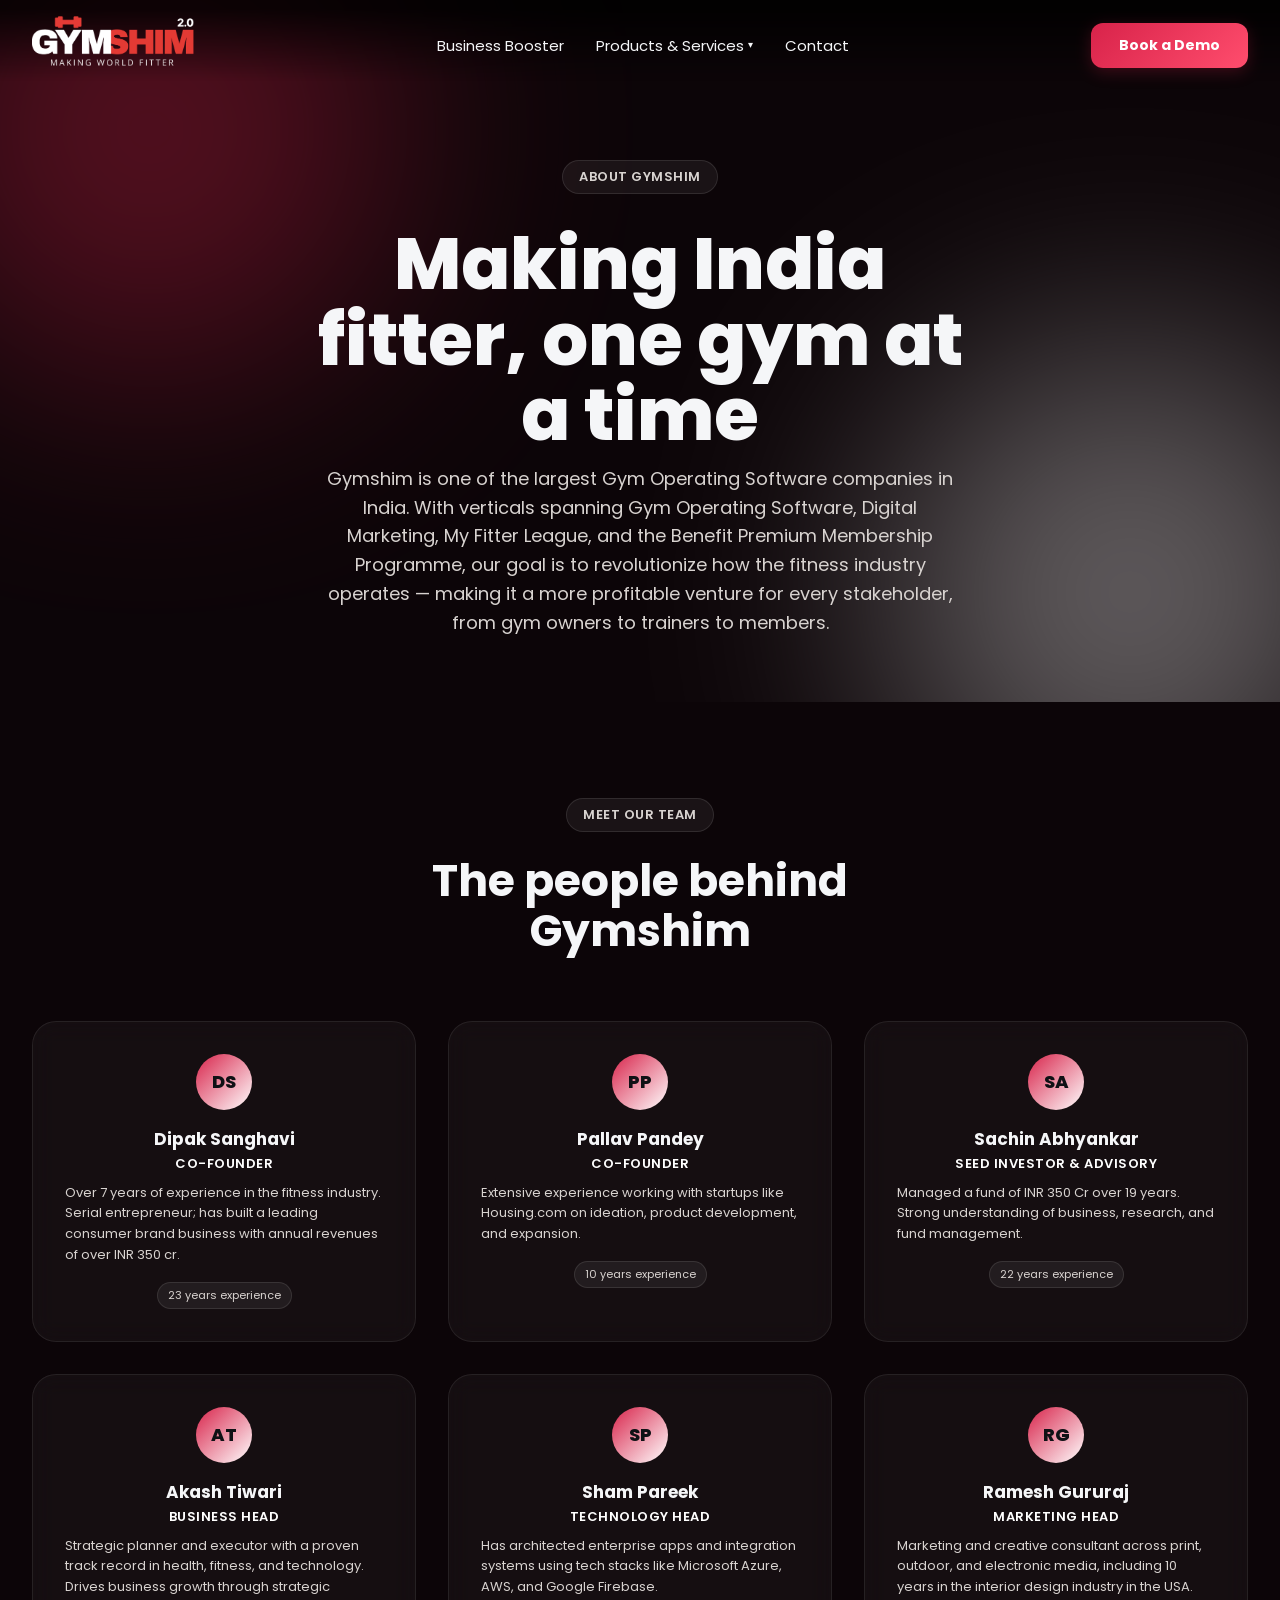
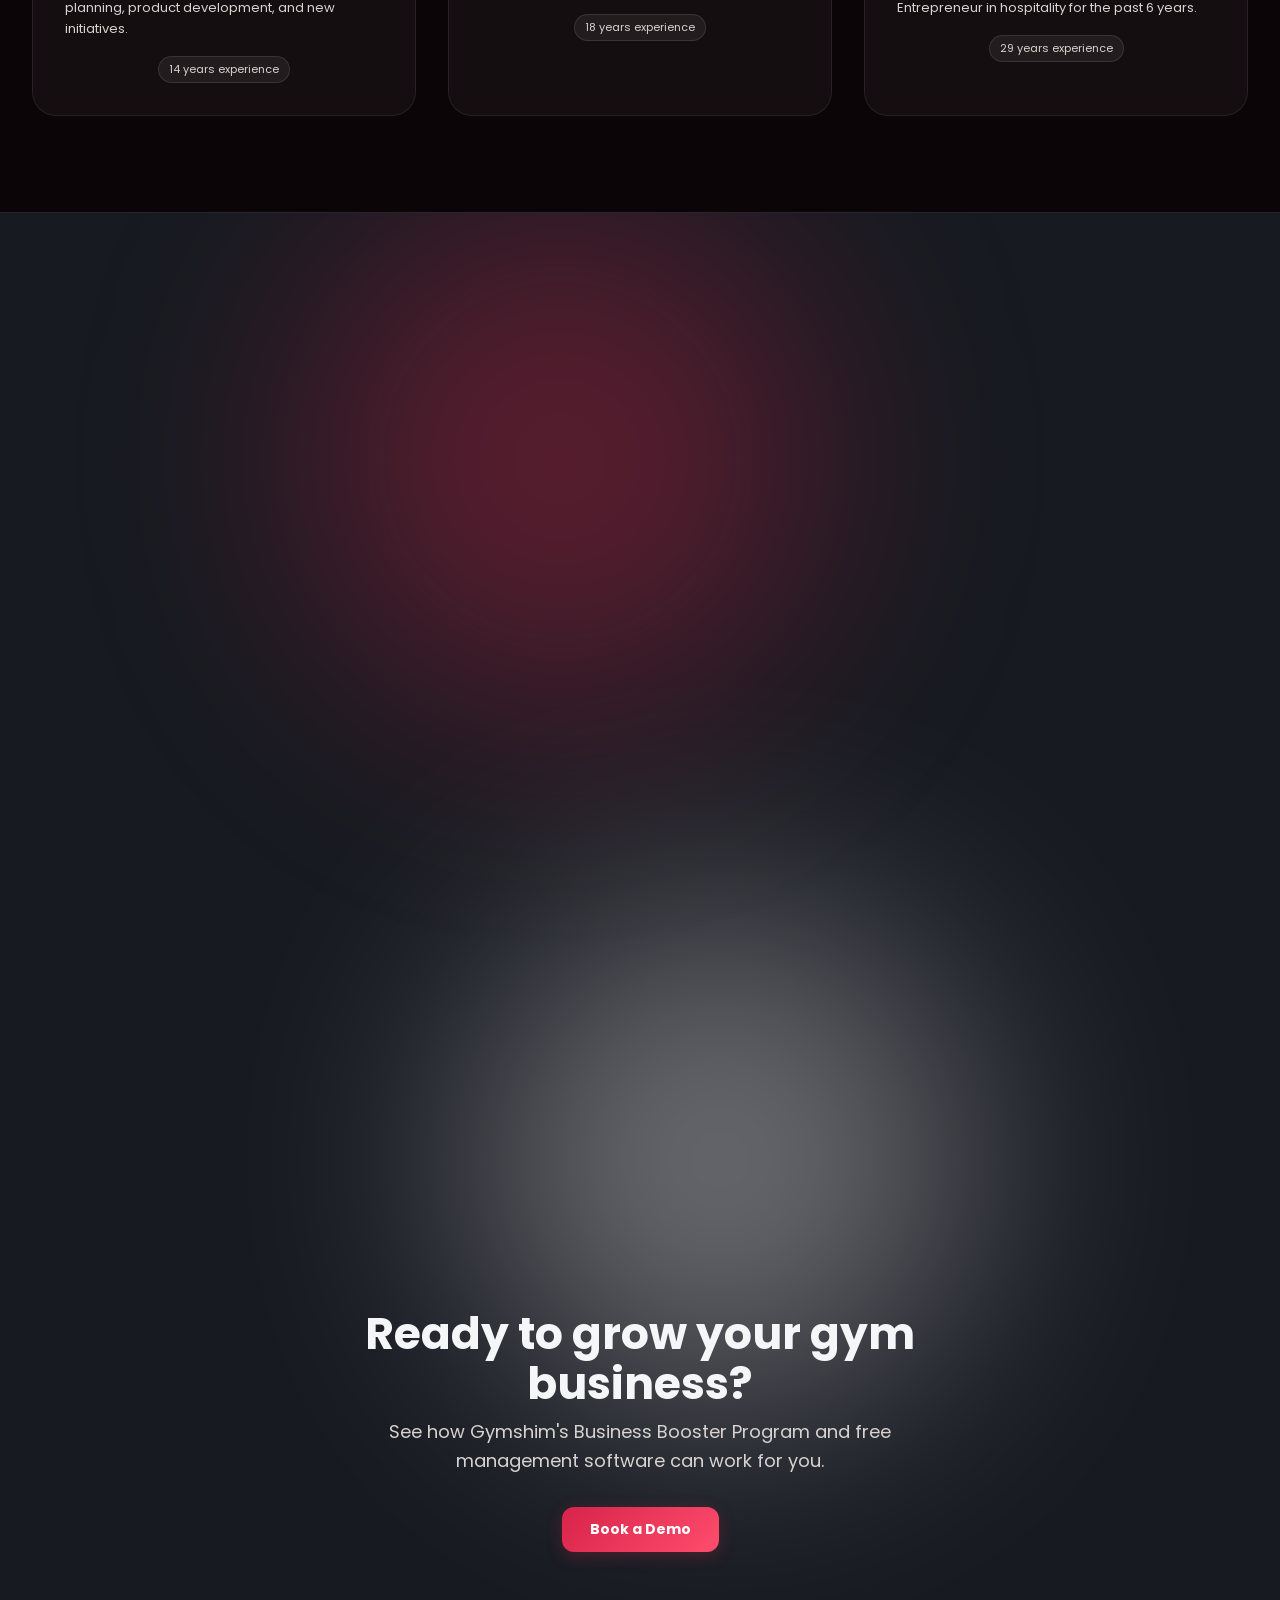
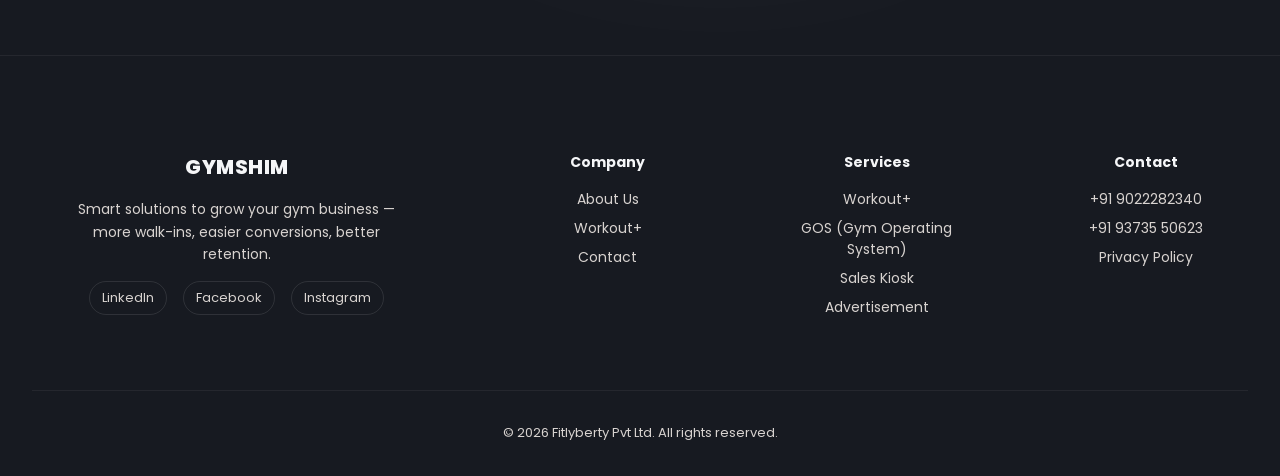
<file: about.html>
<!DOCTYPE html>
<html lang="en">
<head>
    <meta charset="UTF-8">
    <meta name="viewport" content="width=device-width, initial-scale=1.0">
    <title>About Us | Gymshim</title>
    <link rel="preconnect" href="https://fonts.googleapis.com">
    <link href="https://fonts.googleapis.com/css2?family=Poppins:wght@400;500;600;700;800&display=swap" rel="stylesheet">

    <link rel="stylesheet" href="styles.css">
    <link rel="stylesheet" href="about.css">
    <link rel="stylesheet" href="booking.css">
    <link rel="stylesheet" href="theme-toggle.css">
<script src="theme-toggle.js"></script>
<script src="https://cdn.jsdelivr.net/npm/gsap@3/dist/gsap.min.js"></script>
    
</head>
<body>
    <script src="navbar.js"></script>

<!-- HERO / INTRO -->
<section class="about-hero">
  <div class="blob blob-1"></div>
  <div class="blob blob-2"></div>
  <span class="hero-tag">About Gymshim</span>
  <h1>Making India fitter, one gym at a time</h1>
  <p>Gymshim is one of the largest Gym Operating Software companies in India. With verticals spanning Gym Operating Software, Digital Marketing, My Fitter League, and the Benefit Premium Membership Programme, our goal is to revolutionize how the fitness industry operates — making it a more profitable venture for every stakeholder, from gym owners to trainers to members.</p>
</section>

<!-- TEAM -->
<section class="team-section">
  <div class="section-header reveal-up">
    <span class="hero-tag">Meet Our Team</span>
    <h2>The people behind Gymshim</h2>
  </div>

  <div class="team-grid">

    <div class="glass-card team-card reveal-up">
      <div class="team-avatar">DS</div>
      <h3>Dipak Sanghavi</h3>
      <p class="team-role">Co-Founder</p>
      <p class="team-bio">Over 7 years of experience in the fitness industry. Serial entrepreneur; has built a leading consumer brand business with annual revenues of over INR 350 cr.</p>
      <span class="team-exp">23 years experience</span>
    </div>

    <div class="glass-card team-card reveal-up">
      <div class="team-avatar">PP</div>
      <h3>Pallav Pandey</h3>
      <p class="team-role">Co-Founder</p>
      <p class="team-bio">Extensive experience working with startups like Housing.com on ideation, product development, and expansion.</p>
      <span class="team-exp">10 years experience</span>
    </div>

    <div class="glass-card team-card reveal-up">
      <div class="team-avatar">SA</div>
      <h3>Sachin Abhyankar</h3>
      <p class="team-role">Seed Investor &amp; Advisory</p>
      <p class="team-bio">Managed a fund of INR 350 Cr over 19 years. Strong understanding of business, research, and fund management.</p>
      <span class="team-exp">22 years experience</span>
    </div>

    <div class="glass-card team-card reveal-up">
      <div class="team-avatar">AT</div>
      <h3>Akash Tiwari</h3>
      <p class="team-role">Business Head</p>
      <p class="team-bio">Strategic planner and executor with a proven track record in health, fitness, and technology. Drives business growth through strategic planning, product development, and new initiatives.</p>
      <span class="team-exp">14 years experience</span>
    </div>

    <div class="glass-card team-card reveal-up">
      <div class="team-avatar">SP</div>
      <h3>Sham Pareek</h3>
      <p class="team-role">Technology Head</p>
      <p class="team-bio">Has architected enterprise apps and integration systems using tech stacks like Microsoft Azure, AWS, and Google Firebase.</p>
      <span class="team-exp">18 years experience</span>
    </div>

    <div class="glass-card team-card reveal-up">
      <div class="team-avatar">RG</div>
      <h3>Ramesh Gururaj</h3>
      <p class="team-role">Marketing Head</p>
      <p class="team-bio">Marketing and creative consultant across print, outdoor, and electronic media, including 10 years in the interior design industry in the USA. Entrepreneur in hospitality for the past 6 years.</p>
      <span class="team-exp">29 years experience</span>
    </div>

  </div>
</section>

<!-- CTA -->
<section class="workout-cta">
  <div class="blob blob-1"></div>
  <div class="blob blob-2"></div>
  <div class="reveal-up">
    <h2>Ready to grow your gym business?</h2>
    <p>See how Gymshim's Business Booster Program and free management software can work for you.</p>
    <a href="booking.html" class="btn-primary">Book a Demo</a>
  </div>
</section>

<footer class="footer">
  <div class="footer-container">

  <div class="footer-brand">
  <a href="#" class="logo">GYMSHIM</a>
  <p>Smart solutions to grow your gym business — more walk-ins, easier conversions, better retention.</p>
 
<div class="footer-socials">
  <a href="https://www.linkedin.com/company/gymshim/" target="_blank" rel="noopener noreferrer" aria-label="LinkedIn">LinkedIn</a>
  <a href="https://www.facebook.com/GymshimSolutions" target="_blank" rel="noopener noreferrer" aria-label="Facebook">Facebook</a>
  <a href="https://www.instagram.com/gymshim?utm_source=ig_web_button_share_sheet&igsh=ZDNlZDc0MzIxNw==" target="_blank" rel="noopener noreferrer" aria-label="Instagram">Instagram</a>
</div>
    </div>

    <div class="footer-links">
      <h4>Company</h4>
      <a href="about.html">About Us</a>
      <a href="workout.html">Workout+</a>
      <a href="index.html#contact">Contact</a>
      
    </div>

    <div class="footer-links">
      <h4>Services</h4>
      <a href="workout.html">Workout+</a>
      <a href="gos.html">GOS (Gym Operating System)</a>
      <a href="sales-kiosk.html">Sales Kiosk</a>
      <a href="digital-marketing.html">Advertisement</a>
    </div>

    <div class="footer-links">
      <h4>Contact</h4>
      <a href="tel:+919022282340">+91 9022282340</a>
     <a href="tel:+9193735 50623">+91 93735 50623</a>
      <a href="privacy-policy.html">Privacy Policy</a>
    </div>

  </div>

  <div class="footer-bottom">
    <p>© 2026 Fitlyberty Pvt Ltd. All rights reserved.</p>
  </div>
</footer>

<!-- BOOKING MODAL -->
<div class="booking-modal-overlay" id="bookingModalOverlay" aria-hidden="true"><div class="booking-modal-box" role="dialog" aria-modal="true" aria-labelledby="bookingModalTitle"><button class="booking-modal-close" id="bookingModalClose" aria-label="Close">&times;</button><div class="booking-modal-head"><h2 id="bookingModalTitle">Book a Demo</h2><p id="bookingModalSubtitle">Choose a demo type to get started.</p></div><div class="booking-step-indicator"><span class="step-dot active" id="stepDot1">1</span><span class="step-label active" id="stepLabel1">Type</span><span class="step-line" id="stepLine1"></span><span class="step-dot" id="stepDot2">2</span><span class="step-label" id="stepLabel2">Location</span><span class="step-line" id="stepLine2"></span><span class="step-dot" id="stepDot3">3</span><span class="step-label" id="stepLabel3">Date &amp; Time</span><span class="step-line" id="stepLine3"></span><span class="step-dot" id="stepDot4">4</span><span class="step-label" id="stepLabel4">Details</span></div><div class="booking-step-panel" data-step-panel="1"><h3 class="demo-type-heading">Select Demo Type</h3><div class="demo-type-grid" id="demoTypeGrid"><button class="demo-type-card" data-demo-type="CRM Kiosk" type="button"><span class="demo-type-icon">&#x1F4CB;</span><span class="demo-type-name">CRM Kiosk</span><span class="demo-type-desc">Manage leads, members &amp; follow-ups</span></button><button class="demo-type-card" data-demo-type="Workout+ Kiosk" type="button"><span class="demo-type-icon">&#x1F4AA;</span><span class="demo-type-name">Workout+ Kiosk</span><span class="demo-type-desc">Smart workout tracking &amp; scheduling</span></button><button class="demo-type-card" data-demo-type="Sales Kiosk" type="button"><span class="demo-type-icon">&#x1F4B0;</span><span class="demo-type-name">Sales Kiosk</span><span class="demo-type-desc">Boost sales with interactive displays</span></button><button class="demo-type-card" data-demo-type="Advertisement" type="button"><span class="demo-type-icon">&#x1F4FA;</span><span class="demo-type-name">Advertisement</span><span class="demo-type-desc">Digital signage &amp; promotional content</span></button></div><div class="booking-step-actions"><button class="btn-primary next-btn single-action" id="toStep2FromType" type="button" disabled>Continue</button></div></div><div class="booking-step-panel" data-step-panel="2" hidden><div class="location-form"><label>State *<select name="state" id="bookingState" required><option value="" disabled selected>Select your state</option></select></label><label>City *<select name="city" id="bookingCity" required disabled><option value="" disabled selected>Select your city</option></select></label></div><div class="booking-step-actions"><button class="btn-secondary" id="backToStep1FromLocation" type="button">Back</button><button class="btn-primary next-btn" id="toStep3FromLocation" type="button" disabled>Continue</button></div></div><div class="booking-step-panel" data-step-panel="3" hidden><div class="booking-modal-grid"><div class="calendar-panel"><div class="calendar-nav"><button class="calendar-nav-btn" id="prevMonthBtn" type="button">&#8249;</button><span class="calendar-month-label" id="calendarMonthLabel"></span><button class="calendar-nav-btn" id="nextMonthBtn" type="button">&#8250;</button></div><div class="calendar-weekdays"><span>Su</span><span>Mo</span><span>Tu</span><span>We</span><span>Th</span><span>Fr</span><span>Sa</span></div><div class="calendar-grid" id="calendarGrid"></div></div><div class="details-panel"><h3>Selected</h3><p class="selected-date-label placeholder" id="selectedDateLabel">Choose a date to see open times</p><div class="time-slot-grid" id="timeSlotGrid"></div></div></div><div class="booking-step-actions"><button class="btn-secondary" id="backToStep2FromTime" type="button">Back</button><button class="btn-primary next-btn" id="toStep4FromTime" type="button" disabled>Continue</button></div></div><div class="booking-step-panel" data-step-panel="4" hidden><div class="booking-modal-grid"><div class="form-panel"><form class="login-form" id="bookingForm" novalidate><label>Name *<input type="text" name="name" id="bookingName" required></label><label>Email *<input type="email" name="email" id="bookingEmail" required></label><label>Phone Number *<div class="phone-input"><span class="phone-code">+91</span><input type="tel" name="phone" id="bookingPhone" required placeholder="98765 43210"></div></label><label>Gym Name<input type="text" name="gymName" id="bookingGymName"></label></form></div><div class="booking-details-panel"><h3>Booking Details</h3><p class="booking-summary-title" id="bookingSummaryType">Online Demo</p><p class="booking-summary-location" id="bookingSummaryLocation"></p><p class="selected-date-label" id="bookingSummaryDateTime"></p><span class="detail-pill" id="bookingSummaryPill">30 min</span><div class="booking-summary-meta"><p>Online Meetup (Google Meet)</p><p>Gymshim</p><p>30 minutes</p></div><button class="details-toggle" id="detailsToggleBtn" type="button"><span id="detailsToggleText">More details</span> <span class="chevron">&#9662;</span></button><div class="details-expand" id="detailsExpand"><p>Duration: 30 minutes</p><p>Format: In-person at your gym, or video call</p><p>Free - no card required</p></div><p class="booking-agreement">By completing your booking, you agree to receive related phone notifications.</p><button class="btn-primary next-btn" id="submitBookingBtn" type="button">Book Now</button></div></div><div class="booking-step-actions"><button class="btn-secondary single-action" id="backToStep3FromDetails" type="button">Back</button></div></div><div class="booking-success" id="bookingSuccess"><div class="booking-success-icon">&#10003;</div><h3>You are booked!</h3><p id="bookingSuccessDetail">We will see you then. A confirmation has been sent to your email.</p><a class="btn-primary google-calendar-link" id="googleCalendarLink" href="#" target="_blank" rel="noopener">&#x1F4C5; Add to Google Calendar</a></div></div></div>

<script src="about.js"></script>
<script src="booking-locations.js"></script>
<script src="booking.js"></script>
</body>
</html>
</file>
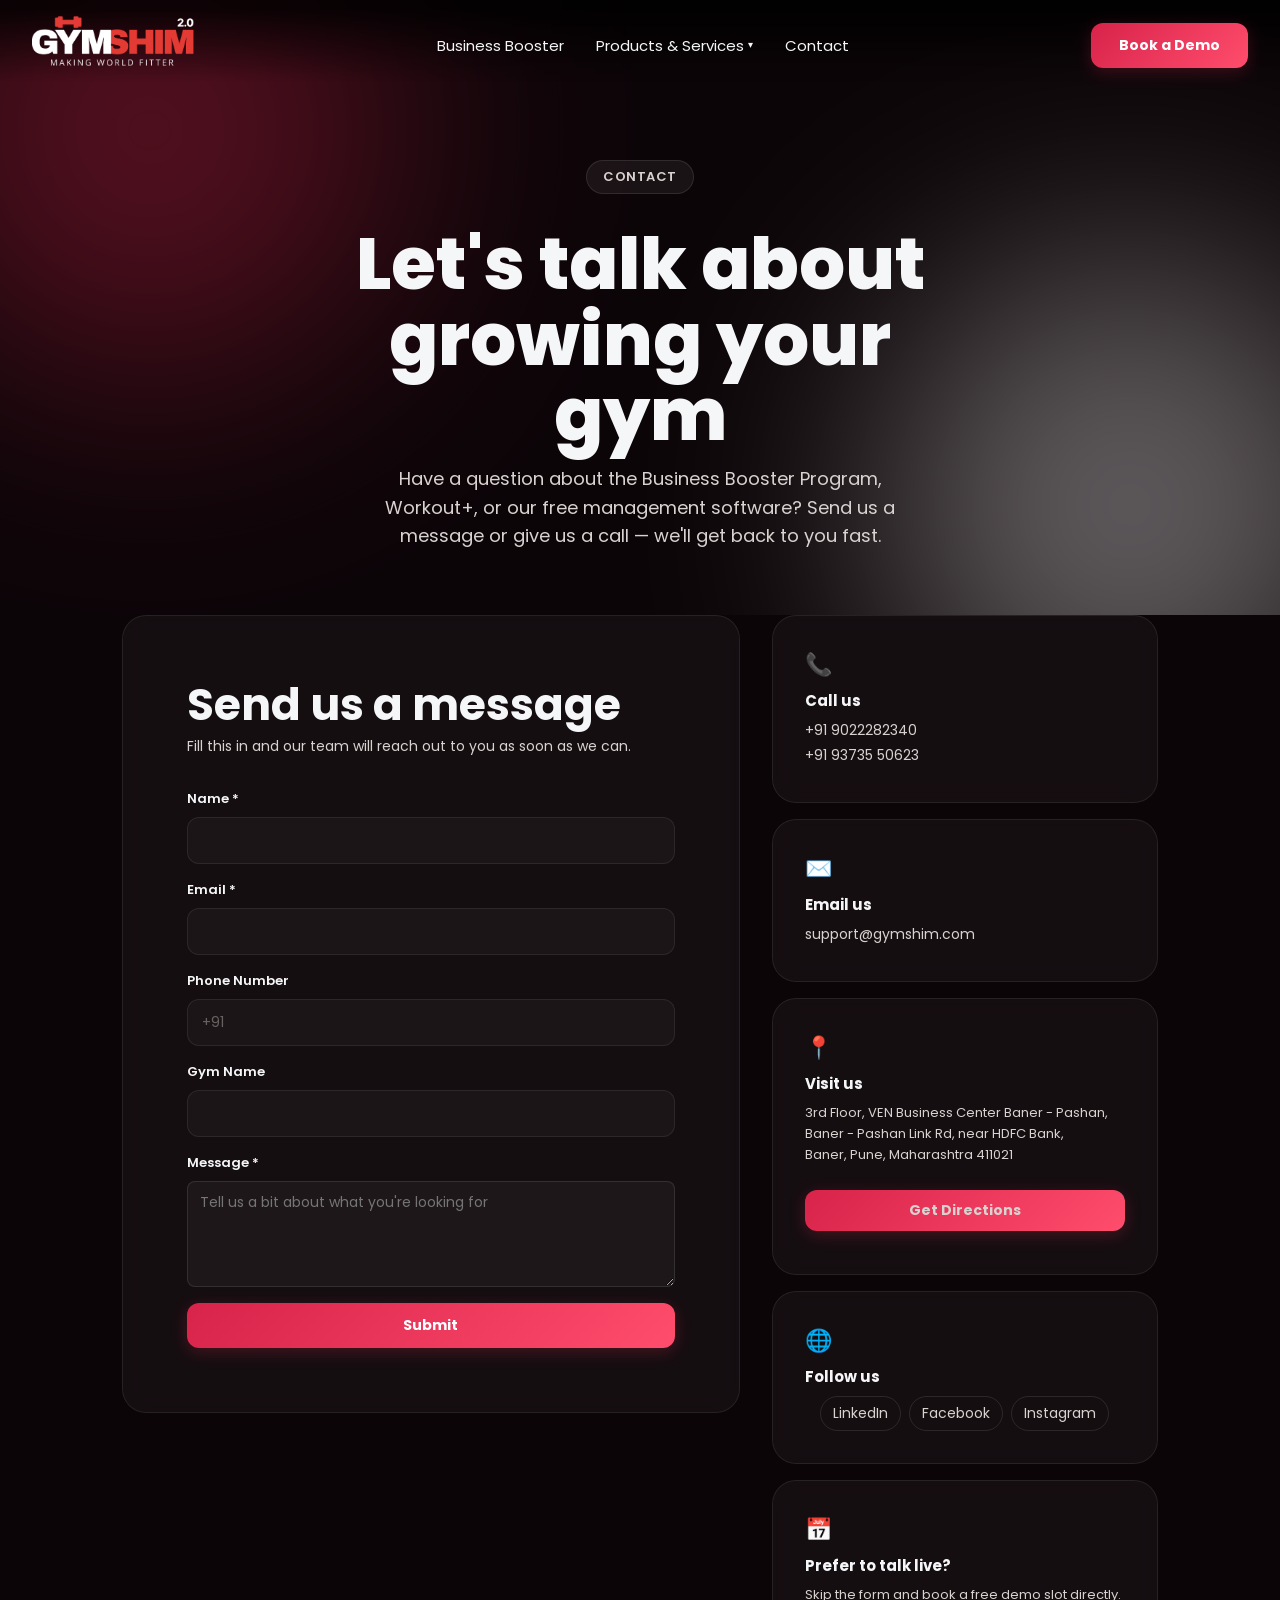
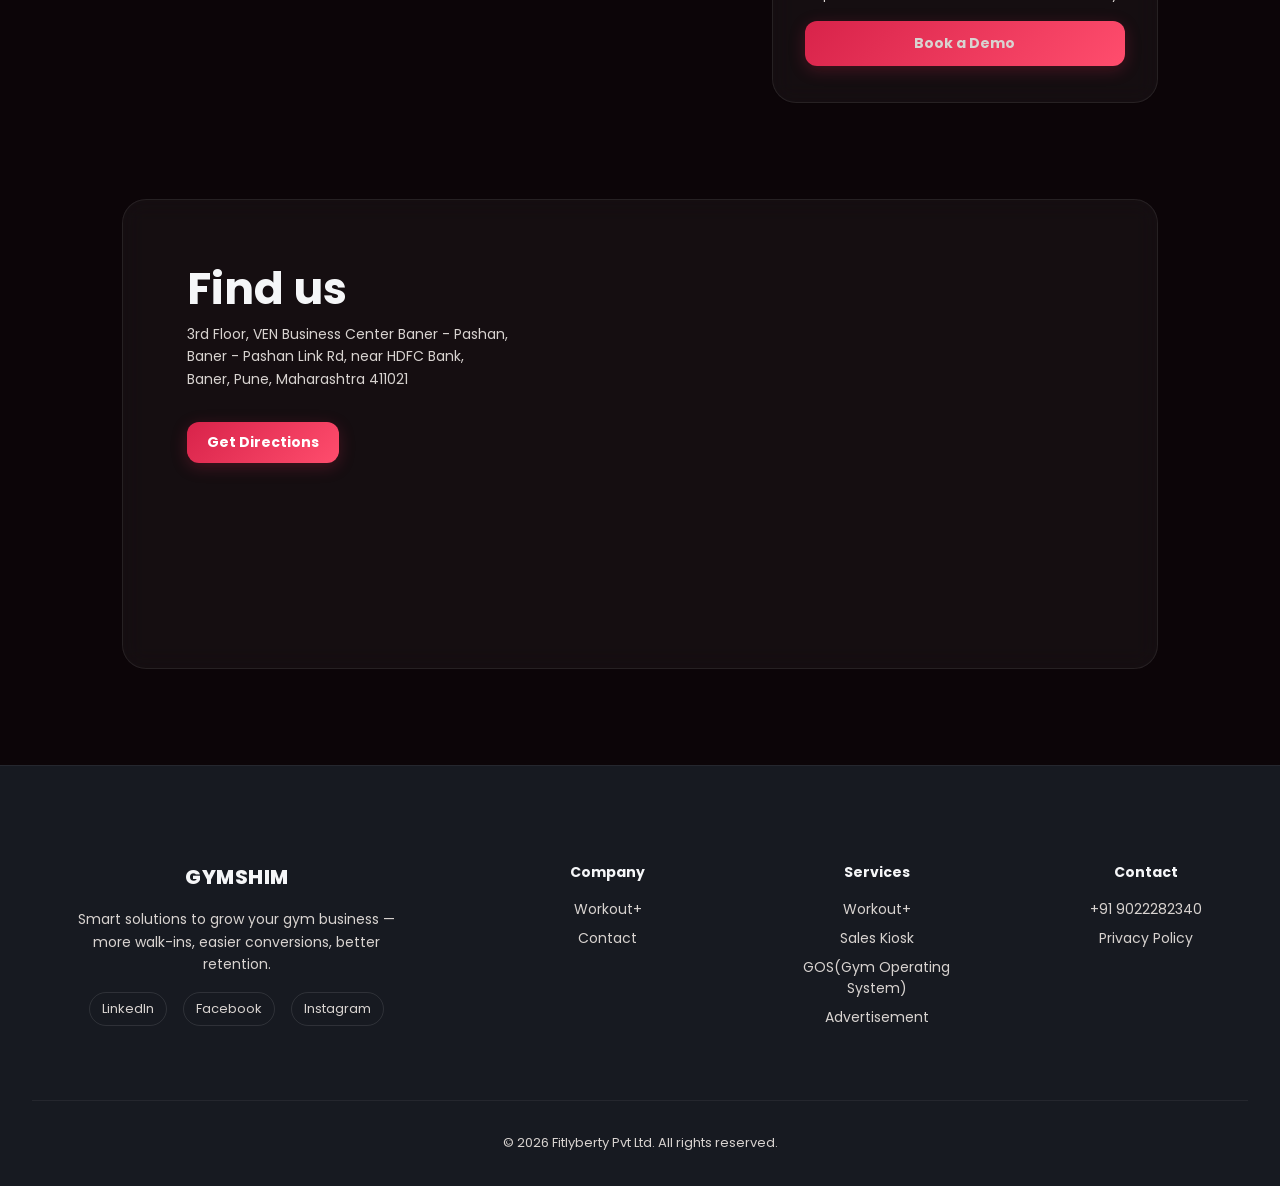
<file: contact.html>
<!DOCTYPE html>
<html lang="en">
<head>
    <meta charset="UTF-8">
    <meta name="viewport" content="width=device-width, initial-scale=1.0">
    <title>Contact | Gymshim</title>
    <meta name="description" content="Get in touch with Gymshim about the Business Booster Program, Workout+, or our free gym management software.">
    <meta name="theme-color" content="#0F1115">
    <link rel="icon" href="assets/image/favicon.ico">

    <link rel="preconnect" href="https://fonts.googleapis.com">
    <link rel="preconnect" href="https://fonts.gstatic.com" crossorigin>
    <link href="https://fonts.googleapis.com/css2?family=Poppins:wght@400;500;600;700;800&display=swap" rel="stylesheet">

    <link rel="stylesheet" href="styles.css">
    <link rel="stylesheet" href="booking.css">
    <link rel="stylesheet" href="contact.css">
    <link rel="stylesheet" href="theme-toggle.css">
<script src="theme-toggle.js"></script>
<script src="https://cdn.jsdelivr.net/npm/gsap@3/dist/gsap.min.js"></script>
</head>
<body>
  <script src="navbar.js"></script>

<!-- HERO -->
<section class="contact-hero">
  <div class="blob blob-1"></div>
  <div class="blob blob-2"></div>
  <span class="hero-tag">Contact</span>
  <h1>Let's talk about growing your gym</h1>
  <p>Have a question about the Business Booster Program, Workout+, or our free management software? Send us a message or give us a call — we'll get back to you fast.</p>
</section>

<!-- CONTACT GRID -->
<section class="contact-wrap">

  <div class="contact-form-panel glass-card reveal-up">
    <h2>Send us a message</h2>
    <p class="contact-form-sub">Fill this in and our team will reach out to you as soon as we can.</p>

   <form class="login-form" id="contactForm" onsubmit="return false;">
      <label>Name * <input type="text" id="contactName" required></label>
      <label>Email * <input type="email" id="contactEmail" required></label>
      <label>Phone Number <input type="tel" id="contactPhone" placeholder="+91"></label>
      <label>Gym Name <input type="text" id="contactGymName"></label>
      <label>Message *
        <textarea rows="4" id="contactMessage" required placeholder="Tell us a bit about what you're looking for"></textarea>
      </label>
      <button type="submit" class="btn-primary next-btn" id="contactSubmitBtn">Submit</button>
      <p class="contact-success" id="contactSuccess">Thanks for submitting. We will reach out to you as soon as we can.</p>
    </form>
  </div>

  <div class="contact-info-panel">
    <div class="glass-card contact-info-card reveal-up">
      <div class="contact-info-icon">📞</div>
      <h3>Call us</h3>
      <a href="tel:+919022282340">+91 9022282340</a>
     <a href="tel:+9193735 50623">+91 93735 50623</a>
    </div>

    <div class="glass-card contact-info-card reveal-up">
      <div class="contact-info-icon">✉️</div>
      <h3>Email us</h3>
      <a href="mailto:support@gymshim.com">support@gymshim.com</a>
    </div>

    <div class="glass-card contact-info-card reveal-up">
      <div class="contact-info-icon">📍</div>
      <h3>Visit us</h3>
      <p class="contact-info-text">3rd Floor, VEN Business Center Baner - Pashan,<br>Baner - Pashan Link Rd, near HDFC Bank,<br>Baner, Pune, Maharashtra 411021</p>
      <a class="btn-primary contact-map-directions" style="display:inline-block;width:100%;text-align:center;margin-top:8px;" href="https://www.google.com/maps/dir/?api=1&destination=VEN+Business+Center+Baner-Pashan+Link+Rd+Baner+Pune+Maharashtra+411021" target="_blank" rel="noopener noreferrer">Get Directions</a>
    </div>

    <div class="glass-card contact-info-card reveal-up">
      <div class="contact-info-icon">🌐</div>
      <h3>Follow us</h3>
      <div class="footer-socials contact-socials">
        <a href="https://www.linkedin.com/company/gymshim/" target="_blank" rel="noopener noreferrer" aria-label="LinkedIn">LinkedIn</a>
        <a href="https://www.facebook.com/GymshimSolutions" target="_blank" rel="noopener noreferrer" aria-label="Facebook">Facebook</a>
        <a href="https://www.instagram.com/gymshim_gos?utm_source=ig_web_button_share_sheet&igsi=ZDNlZDc0MzIxNw==" target="_blank" rel="noopener noreferrer" aria-label="Instagram">Instagram</a>
      </div>
    </div>

    <div class="glass-card contact-info-card reveal-up">
      <div class="contact-info-icon">📅</div>
      <h3>Prefer to talk live?</h3>
      <p class="contact-info-text">Skip the form and book a free demo slot directly.</p>
      <a href="booking.html" class="btn-primary contact-book-btn">Book a Demo</a>
    </div>
  </div>

</section>

<!-- LOCATION MAP -->
<section class="contact-map-section">
  <div class="contact-map-inner glass-card reveal-up">
    <div class="contact-map-info">
      <h2>Find us</h2>
      <p class="contact-map-address">
        3rd Floor, VEN Business Center Baner - Pashan,<br>
        Baner - Pashan Link Rd, near HDFC Bank,<br>
        Baner, Pune, Maharashtra 411021
      </p>
      <a class="btn-primary contact-map-directions"
         href="https://www.google.com/maps/dir/?api=1&destination=VEN+Business+Center+Baner-Pashan+Link+Rd+Baner+Pune+Maharashtra+411021"
         target="_blank" rel="noopener noreferrer">Get Directions</a>
    </div>
    <div class="contact-map-embed">
  <iframe
    class="contact-map-embed"
    src="https://www.google.com/maps?q=Gymshim+GOS,+VEN+Business+Centre,+3rd+Floor,+Baner-Pashan+Link+Rd,+near+HDFC+Bank,+Baner,+Pune,+Maharashtra+411021&output=embed"
    width="100%" height="100%" style="border:0;"
    allowfullscreen="" loading="lazy"
    referrerpolicy="no-referrer-when-downgrade"
    title="Gymshim office location - Baner, Pune. Use the Map / Satellite buttons to switch views.">
  </iframe>
    </div>
  </div>
</section>

<footer class="footer">
  <div class="footer-container">

    <div class="footer-brand">
  <a href="#" class="logo">GYMSHIM</a>
  <p>Smart solutions to grow your gym business — more walk-ins, easier conversions, better retention.</p>
 
<div class="footer-socials">
  <a href="https://www.linkedin.com/company/gymshim/" target="_blank" rel="noopener noreferrer" aria-label="LinkedIn">LinkedIn</a>
  <a href="https://www.facebook.com/GymshimSolutions" target="_blank" rel="noopener noreferrer" aria-label="Facebook">Facebook</a>
  <a href="https://www.instagram.com/gymshim?utm_source=ig_web_button_share_sheet&igsh=ZDNlZDc0MzIxNw==" target="_blank" rel="noopener noreferrer" aria-label="Instagram">Instagram</a>
</div>
    </div>

    <div class="footer-links">
      <h4>Company</h4>
     
      <a href="workout.html">Workout+</a>
      <a href="contact.html">Contact</a>
      
    </div>

    <div class="footer-links">
      <h4>Services</h4>
    <a href="workout.html">Workout+</a>
     <a href="sales-kiosk.html">Sales Kiosk</a>
         <a href="gos.html">GOS(Gym Operating System)</a>
      <a href="digital-marketing.html">Advertisement</a>
    </div>

    <div class="footer-links">
      <h4>Contact</h4>
      <!-- <a href="tel:+919022282340">+91 9022282340</a> -->
      <a href="tel:+919022282340">+91 9022282340</a>

     <a href="privacy-policy.html">Privacy Policy</a>
    </div>

  </div>

  <div class="footer-bottom">
    <p>© 2026 Fitlyberty Pvt Ltd. All rights reserved.</p>
  </div>
</footer>

<script src="contact.js"></script>

<!-- ============================================================
     BOOKING MODAL — shared across every page. Requires booking.css
     (linked in <head>) and booking.js (loaded below).
     ============================================================ -->
<div class="booking-modal-overlay" id="bookingModalOverlay" aria-hidden="true"><div class="booking-modal-box" role="dialog" aria-modal="true" aria-labelledby="bookingModalTitle"><button class="booking-modal-close" id="bookingModalClose" aria-label="Close">&times;</button><div class="booking-modal-head"><h2 id="bookingModalTitle">Book a Demo</h2><p id="bookingModalSubtitle">Choose a demo type to get started.</p></div><div class="booking-step-indicator"><span class="step-dot active" id="stepDot1">1</span><span class="step-label active" id="stepLabel1">Type</span><span class="step-line" id="stepLine1"></span><span class="step-dot" id="stepDot2">2</span><span class="step-label" id="stepLabel2">Location</span><span class="step-line" id="stepLine2"></span><span class="step-dot" id="stepDot3">3</span><span class="step-label" id="stepLabel3">Date &amp; Time</span><span class="step-line" id="stepLine3"></span><span class="step-dot" id="stepDot4">4</span><span class="step-label" id="stepLabel4">Details</span></div><div class="booking-step-panel" data-step-panel="1"><h3 class="demo-type-heading">Select Demo Type</h3><div class="demo-type-grid" id="demoTypeGrid"><button class="demo-type-card" data-demo-type="CRM GOS" type="button"><span class="demo-type-icon">&#x1F4CB;</span><span class="demo-type-name">CRM GOS</span><span class="demo-type-desc">Manage leads, members &amp; follow-ups</span></button><button class="demo-type-card" data-demo-type="Workout+ Kiosk" type="button"><span class="demo-type-icon">&#x1F4AA;</span><span class="demo-type-name">Workout+ Kiosk</span><span class="demo-type-desc">Smart workout tracking &amp; scheduling</span></button><button class="demo-type-card" data-demo-type="Sales Kiosk" type="button"><span class="demo-type-icon">&#x1F4B0;</span><span class="demo-type-name">Sales Kiosk</span><span class="demo-type-desc">Boost sales with interactive displays</span></button><button class="demo-type-card" data-demo-type="Advertisement" type="button"><span class="demo-type-icon">&#x1F4FA;</span><span class="demo-type-name">Advertisement</span><span class="demo-type-desc">Digital signage &amp; promotional content</span></button></div><div class="booking-step-actions"><button class="btn-primary next-btn single-action" id="toStep2FromType" type="button" disabled>Continue</button></div></div><div class="booking-step-panel" data-step-panel="2" hidden><div class="location-form"><label>State *<select name="state" id="bookingState" required><option value="" disabled selected>Select your state</option></select></label><label>City *<select name="city" id="bookingCity" required disabled><option value="" disabled selected>Select your city</option></select></label></div><div class="booking-step-actions"><button class="btn-secondary" id="backToStep1FromLocation" type="button">Back</button><button class="btn-primary next-btn" id="toStep3FromLocation" type="button" disabled>Continue</button></div></div><div class="booking-step-panel" data-step-panel="3" hidden><div class="booking-modal-grid"><div class="calendar-panel"><div class="calendar-nav"><button class="calendar-nav-btn" id="prevMonthBtn" type="button">&#8249;</button><span class="calendar-month-label" id="calendarMonthLabel"></span><button class="calendar-nav-btn" id="nextMonthBtn" type="button">&#8250;</button></div><div class="calendar-weekdays"><span>Su</span><span>Mo</span><span>Tu</span><span>We</span><span>Th</span><span>Fr</span><span>Sa</span></div><div class="calendar-grid" id="calendarGrid"></div></div><div class="details-panel"><h3>Selected</h3><p class="selected-date-label placeholder" id="selectedDateLabel">Choose a date to see open times</p><div class="time-slot-grid" id="timeSlotGrid"></div></div></div><div class="booking-step-actions"><button class="btn-secondary" id="backToStep2FromTime" type="button">Back</button><button class="btn-primary next-btn" id="toStep4FromTime" type="button" disabled>Continue</button></div></div><div class="booking-step-panel" data-step-panel="4" hidden><div class="booking-modal-grid"><div class="form-panel"><form class="login-form" id="bookingForm" novalidate><label>Name *<input type="text" name="name" id="bookingName" required></label><label>Email *<input type="email" name="email" id="bookingEmail" required></label><label>Phone Number *<div class="phone-input"><span class="phone-code">+91</span><input type="tel" name="phone" id="bookingPhone" required placeholder="98765 43210"></div></label><label>Gym Name<input type="text" name="gymName" id="bookingGymName"></label></form></div><div class="booking-details-panel"><h3>Booking Details</h3><p class="booking-summary-title" id="bookingSummaryType">Online Demo</p><p class="booking-summary-location" id="bookingSummaryLocation"></p><p class="selected-date-label" id="bookingSummaryDateTime"></p><span class="detail-pill" id="bookingSummaryPill">30 min</span><div class="booking-summary-meta"><p>Online Meetup (Google Meet)</p><p>Gymshim</p><p>30 minutes</p></div><button class="details-toggle" id="detailsToggleBtn" type="button"><span id="detailsToggleText">More details</span> <span class="chevron">&#9662;</span></button><div class="details-expand" id="detailsExpand"><p>Duration: 30 minutes</p><p>Format: In-person at your gym, or video call</p><p>Free - no card required</p></div><p class="booking-agreement">By completing your booking, you agree to receive related phone notifications.</p><button class="btn-primary next-btn" id="submitBookingBtn" type="button">Book Now</button></div></div><div class="booking-step-actions"><button class="btn-secondary single-action" id="backToStep3FromDetails" type="button">Back</button></div></div><div class="booking-success" id="bookingSuccess"><div class="booking-success-icon">&#10003;</div><h3>You are booked!</h3><p id="bookingSuccessDetail">We will see you then. A confirmation has been sent to your email.</p><a class="btn-primary google-calendar-link" id="googleCalendarLink" href="#" target="_blank" rel="noopener">&#x1F4C5; Add to Google Calendar</a></div></div></div>

<script src="booking-locations.js"></script>
<script src="booking.js"></script>
</body>
</html>
</file>
<file: styles.css>
:root {
/* BASE */
--bg-dark: #0F1115;
--bg-panel:#171A21; 
/* --bg-dark: #0F1115;
--bg-panel: #171A21;  */
--text-primary: #F5F6F8;
 --text-muted: #D8D3D0;

  /* Dual accent instead of one — more advanced/modern than cult.fit */
  --accent-1: #d8234a;   /* warm gold — pops against red */
--accent-2:   #ffffff;   /* electric teal — kept, already contrasts well */
--accent-3:   #148809; 
  --gradient: linear-gradient(135deg, var(--accent-1), var(--accent-2));

  /* Spacing scale */
  --space-xs: 8px;
  --space-sm: 16px;
  --space-md: 32px;
  --space-lg: 64px;
  --space-xl: 96px;

  --radius-sm: 8px;
  --radius-lg: 24px;

  --font-main: 'Poppins', sans-serif;
}

h1 { font-size: clamp(32px, 6vw, 72px); font-weight: 800; line-height: 1.05; }
h2 { font-size: clamp(24px, 4vw, 44px); font-weight: 700; line-height: 1.15; }
p  { font-size: clamp(15px, 1.5vw, 18px); color: var(--text-muted); line-height: 1.6; }
.glass-card {
  background: rgba(255,255,255,0.04);
  border: 1px solid rgba(255,255,255,0.08);
   -webkit-backdrop-filter: blur(12px);
  backdrop-filter: blur(12px);
  border-radius: var(--radius-lg);
  padding: var(--space-md);
  transition: transform 0.3s ease, border-color 0.3s ease;
}
.glass-card:hover {
  transform: translateY(-6px);
  border-color: var(--accent-1);
}

.blob {
  position: absolute;
  width: 500px;
  height: 500px;
  border-radius: 50%;
  filter: blur(120px);
  opacity: 0.35;
  z-index: 0;
  pointer-events: none;
}
.blob-1 { background: var(--accent-1); top: -100px; left: -100px; }
.blob-2 { background: var(--accent-2); bottom: -100px; right: -100px; }


body {
  background: var(--bg-dark);
  color: var(--text-primary);
  font-family: var(--font-main);
  margin: 0;
  overflow-x: hidden; /* so blobs don't cause horizontal scroll */
}

.navbar {
  position: fixed;
  width: 100%;
  top: 0;
  z-index: 100;
  backdrop-filter: none;
  border-bottom: none;
  background: linear-gradient(0deg,rgba(255,255,255,0.0) 10%,rgba(0,0,0,0.8) 90%)
  
}
.nav-container {
  position: relative;
  width: 100%;
  max-width: 1280px;
  margin: 0 auto;
  padding: var(--space-sm) var(--space-md);
  display: flex;
  align-items: center;
  justify-content: space-between;
}
.logo {
  font-weight: 800;
  font-size: 20px;
  color: var(--text-primary);
  text-decoration: none;
  letter-spacing: 0.5px;
}
  .logo-img {
  height: 50px;
  width: auto;
  
}


/* Mobile: hide links by default */
.nav-links {
  display: none;
  position: absolute;
  top: 100%;
  left: 0;
  right: 0;
  background: var(--bg-panel);
  flex-direction: column;
  padding: var(--space-sm);
  border-bottom: 1px solid rgba(255,255,255,0.06);
}
.nav-links.open { display: flex; }
.nav-links a {
  color: var(--text-primary);
  text-decoration: none;
  padding: var(--space-xs) 0;
  font-size: 15px;
}

.nav-actions { display: flex; align-items: center; gap: var(--space-sm); }

.btn-primary {
  background: var(--gradient);
  color: #0F1115;
  font-weight: 600;
  padding: 10px 20px;
  border-radius: var(--radius-sm);
  text-decoration: none;
  font-size: 14px;
  display: none; /* shown on desktop only, see media query */
}


/* ------------------------------------------------------------ */
/* Services nav dropdown */
.nav-dropdown { position: relative; }
.nav-dropdown-toggle {
  background: none;
  border: none;
  color: var(--text-primary);
  font-family: var(--font-main);
  font-size: 15px;
  cursor: pointer;
  display: flex;
  align-items: center;
  gap: 4px;
  padding: var(--space-xs) 0;
  width: 100%;
  text-align: left;
}
.nav-dropdown-caret {
  font-size: 10px;
  transition: transform 0.25s ease;
  display: inline-block;
}
.nav-dropdown.open .nav-dropdown-caret { transform: rotate(180deg); }

.nav-dropdown-menu {
  display: none;
  flex-direction: column;
}
.nav-dropdown.open .nav-dropdown-menu { display: flex; }

.nav-dropdown-menu a {
  padding: 8px 0 8px 16px;
  font-size: 14px;
  color: var(--text-muted);
  text-decoration: none;
  transition: color 0.3s ease;
}
.nav-dropdown-menu a:hover { color: var(--text-primary); }

@media (min-width: 1024px) {
  .nav-dropdown-menu {
    position: absolute;
    top: 100%;
    left: 0;
    margin-top: 12px;
    background: var(--bg-panel);
    border: 1px solid rgba(255,255,255,0.08);
    border-radius: var(--radius-sm);
    padding: 8px;
    min-width: 220px;
    box-shadow: 0 20px 40px -10px rgba(0,0,0,0.5);
    z-index: 10;
  }
  .nav-dropdown-menu a {
    padding: 8px 12px;
    border-radius: 6px;
    white-space: nowrap;
  }
  .nav-dropdown-menu a:hover { background: rgba(255,255,255,0.06); color: var(--text-primary); }
}



.hamburger {
  background: none;
  border: none;
  cursor: pointer;
  display: flex;
  flex-direction: column;
  gap: 5px;
  padding: 4px;
}
.hamburger span {
  width: 24px;
  height: 2px;
  background: var(--text-primary);
}

/* Desktop */
@media (min-width: 1024px) {
  .nav-links {
    display: flex;
    position: static;
     flex-direction: row;  /*newwwwwwwwwwwwwwwwwwwwwwwwwwwwwwwwwwwwwwwwwwwwwwwwwwwwwwwwwwwwwwwwwwwwwwwwwwwwwwwwwwwwwww */
    background: none;
    border: none;
    padding: 0;
    gap: var(--space-md);
  }
  .btn-primary { display: inline-block; }
  .hamburger { display: none; }
}

.hero {
  position: relative;
  min-height: 100vh;
  display: flex;
  flex-direction: column;
  align-items: center;
  justify-content:  center;
  text-align: center;
  overflow: hidden;
   padding-top: 0px;     
  padding-left: var(--space-md);
  padding-right: var(--space-md);
  padding-bottom: var(--space-xl);
  gap: var(--space-xs);
   will-change: opacity, transform;
}
.hero-content {
align-self: center;

/* padding-top: 520px;     */
  z-index: 1;
  max-width: 720px;
  
}
.hero-tag {
  display: inline-block;
  background: rgba(255,255,255,0.06);
  border: 1px solid rgba(255,255,255,0.1);
  color: var(--text-muted);
  font-size: 13px;
  font-weight: 600;
  letter-spacing: 0.5px;
  text-transform: uppercase;
  padding: 6px 16px;
  border-radius: 999px;
  margin-bottom: var(--space-sm);
}

.hero-tag-top {
  display: inline-block;
  position: relative;
  margin: 200px auto var(--space-md);
  z-index: 2;
}
.hero h1 {
  color: var(--text-primary);
  margin: var(--space-sm) 0;
  font-size: clamp(18px, 2.2vw, 26px);  /* much smaller — was inheriting huge h1 size */
  font-weight: 600;
  line-height: 1.4;
}

.hero-sub {
  max-width: 560px;
  margin: 0 auto var(--space-md);
}

.hero-actions {
  display: flex;
  flex-direction: column;
  gap: var(--space-sm);
  align-items: center;
  justify-content: center; /* 👈 add this line */
  width: 100%;
}

.btn-secondary {
  color: var(--text-primary);
  text-decoration: none;
  font-weight: 600;
  font-size: 14px;
  padding: 10px 20px;
  border: 1px solid rgba(255,255,255,0.15);
  border-radius: var(--radius-sm);
  transition: border-color 0.3s ease;
}
.btn-secondary:hover { border-color: var(--accent-2); }

/* Desktop: buttons side by side */
@media (min-width: 768px) {
  .hero-actions { flex-direction: row; }
}

/* Reposition blobs relative to hero */
.hero .blob-1 { top: -50px; left: -50px; }
.hero .blob-2 { bottom: -100px; right: -50px; }

.plans {
  position: relative;
   min-height: 100vh;   /* Increase this */
  padding: var(--space-xl) var(--space-md);
  overflow: hidden;
}



.plans-video-wrap {
  position: sticky;
  top: 0;
  height: 100vh;
  margin-bottom: calc(-100vh - var(--space-xl));
  z-index: 0;
}
.plans-video {
  position: absolute;
  inset: 0;
  width: 100%;
  height: 100%;
  object-fit: cover;
}
.plans-video-overlay {
  position: absolute;
  inset: 0;
    /* background: linear-gradient(
      to bottom,
      rgba(227,58,52,0.75) 0%,
      rgba(15,17,21,0.85) 100%
    ); */
}

.plans-inner {
  display: block;
  max-width: 1280px;
  margin: 0 auto;
}


.section-header {
  text-align: center;
  max-width: 600px;
  margin: 0 auto var(--space-lg);
}
.section-header h2 { margin: var(--space-xs) 0; }

.plans-grid {
  display: grid;
  grid-template-columns: 1fr;
  gap: var(--space-md);
}



.plan-card {
  text-align: left;
  position: relative;
  transform-style: preserve-3d;
  transition: transform 0.15s ease-out, border-color 0.3s ease;
}

.plan-card::before {   /* newwwwwwwwwwwwwwwwwwwwwwwwwwwwwwwwwwwwwwwwwww */
  content: '';
  position: absolute;
  inset: -1px;
  border-radius: var(--radius-lg);
  padding: 1px;
  background: var(--gradient);
  opacity: 0;
  transition: opacity 0.3s ease;
  -webkit-mask: linear-gradient(#fff 0 0) content-box, linear-gradient(#fff 0 0);
  -webkit-mask-composite: xor;
  mask: linear-gradient(#fff 0 0) content-box, linear-gradient(#fff 0 0);
  mask-composite: exclude;
  pointer-events: none;
}

.plan-card:hover::before {
  opacity: 1;
}

.plan-icon {
  font-size: 32px;
  margin-bottom: var(--space-sm);
}

.plan-card h3 {
  color: var(--text-primary);
  font-size: 20px;
  margin: 0 0 var(--space-xs);
}

.plan-card.featured {
  border-color: var(--accent-1);
  background: rgba(255,107,53,0.06);
}

.plan-badge {
  position: absolute;
  top: -12px;
  right: var(--space-sm);
  background: var(--gradient);
  color: #0F1115;
  font-size: 11px;
  font-weight: 700;
  padding: 4px 12px;
  border-radius: 999px;
  text-transform: uppercase;
}

/* Tablet: 2 columns */
@media (min-width: 768px) {
  .plans-grid { grid-template-columns: 1fr 1fr; }
}

/* Desktop: 4 columns */
@media (min-width: 1024px) {
  .plans-grid { grid-template-columns: repeat(4, 1fr); }
}
/* ,......................................................................................HOW IT WORK */
/* ================================
   LENIS STYLE HOW IT WORKS
================================ */

/* .how-it-works{
    position:relative;
    padding:120px 80px;
} */


.how-it-works{
    position: relative;
    padding:120px 80px;
    overflow:hidden;
    isolation:isolate;
}



/* ================= VIDEO ================= */

.how-video-wrap{
    position:absolute; 
    inset:0;
    z-index:0;
    overflow:hidden;
    pointer-events:none;
}

.how-video{
    width:100%;
    height:100%;
    object-fit:cover;
    opacity:.35;
}

.how-video-overlay{
    position:absolute;
    inset:0;
    background:linear-gradient(
        to bottom,
        rgba(15,17,21,.35),
        rgba(15,17,21,.55)
    );
}




.how-it-works-inner{
    position:relative;
    z-index:2;

    width:min(1400px,92vw);
    margin:auto;

    display:grid;
    grid-template-columns:45% 55%;
    gap:100px;
}

/* LEFT SIDE */

.how-sticky{
    position:relative;
    top:120px;
    align-self:start;
    text-align:left;
    max-width:420px;
    padding-left: 28px;
    border-left: 3px solid var(--accent-1);
    z-index:5;
}

/* RIGHT SIDE */

.steps{
    display:flex;
    flex-direction:column;
    gap:0;
}

.step{
    min-height:100vh;
    display:flex;
    flex-direction:column;
    justify-content:center;

    padding-left:40px;
    /* border-left:1px solid rgba(255,255,255,.08); */
}

.step-number{
    font-size:72px;
    font-weight:800;
    color:#ff3b30;
    margin-bottom:15px;
}

.step h3{
    font-size:32px;
    margin-bottom:20px;
}

.step p{
    font-size:20px;
    max-width:500px;
    line-height:1.8;
}

/* Mobile */

@media(max-width: 480px){

    .how-it-works-inner{
        display:block;
    }

    .how-sticky{
        position:relative;
        top:0;
        margin-bottom:80px;
    }

    .step{
    min-height:100vh;
    display:flex;
    flex-direction:column;
    justify-content:center;
}

}

/* ............................. */
.stats {
  background: var(--bg-panel);
  padding: var(--space-lg) var(--space-md);
  border-top: 1px solid rgba(255,255,255,0.06);
  border-bottom: 1px solid rgba(255,255,255,0.06);
}

.stats-grid {
  max-width: 1280px;
  margin: 0 auto;
  display: grid;
  grid-template-columns: repeat(2, 1fr);
  gap: var(--space-lg) var(--space-md);
  text-align: center;
}

.stat-number {
  font-size: clamp(28px, 4vw, 44px);
  font-weight: 800;
  background: var(--gradient);
  -webkit-background-clip: text;  
  background-clip: text;
  color: transparent;
  margin: 0 0 var(--space-xs);
}

.stat p {
  font-size: 14px;
  margin: 0;
}

@media (min-width: 768px) {
  .stats-grid { grid-template-columns: repeat(4, 1fr); }
}
/* ...................................................... */

/* ...................................................... */

.team {
  position: relative;
  padding: var(--space-xl) var(--space-md);
  max-width: 1280px;
  margin: 0 auto;
  text-align: center;
  overflow: hidden;
  isolation: isolate;
}

/* Ambient animated glow behind the whole section */
.team::before {
  content: '';
  position: absolute;
  inset: -10%;
  z-index: -1;
  background:
    radial-gradient(420px circle at 15% 20%, rgba(216,35,74,0.16), transparent 60%),
    radial-gradient(480px circle at 85% 80%, rgba(255,255,255,0.06), transparent 60%);
  animation: teamGlowDrift 14s ease-in-out infinite alternate;
  pointer-events: none;
}

@keyframes teamGlowDrift {
  0%   { transform: translate(0, 0) scale(1); }
  50%  { transform: translate(3%, -4%) scale(1.08); }
  100% { transform: translate(-4%, 3%) scale(1); }
}

.team .section-header .hero-tag {
  animation: teamTagPulse 2.4s ease-in-out infinite;
}

@keyframes teamTagPulse {
  0%, 100% { box-shadow: 0 0 0 0 rgba(216,35,74,0.35); }
  50% { box-shadow: 0 0 0 6px rgba(216,35,74,0); }
}

.team-grid {
  display: grid;
  grid-template-columns: repeat(2, 1fr);
  gap: var(--space-lg) var(--space-md);
  margin-top: var(--space-lg);
}

@media (min-width: 640px) {
  .team-grid { grid-template-columns: repeat(3, 1fr); }
}

@media (min-width: 901px) {
  .team-grid { grid-template-columns: repeat(5, 1fr); }
}

.team-card {
  --rx: 0deg;
  --ry: 0deg;
  --float-delay: 0s;
  position: relative;
  display: flex;
  flex-direction: column;
  align-items: center;
}

/* Floating circular photo with 3D tilt + spinning gradient ring */
.team-photo-wrap {
  position: relative;
  width: 150px;
  height: 150px;
  margin-bottom: var(--space-sm);
  perspective: 800px;
  animation: teamFloat 4.5s ease-in-out infinite;
  animation-delay: var(--float-delay);
}

@keyframes teamFloat {
  0%, 100% { transform: translateY(0); }
  50%      { transform: translateY(-10px); }
}

.team-photo-inner {
  width: 100%;
  height: 100%;
  transform: rotateX(var(--rx)) rotateY(var(--ry));
  transition: transform 0.25s ease;
  transform-style: preserve-3d;
}

/* Spinning conic-gradient ring behind the photo */
.team-photo-inner::before {
  content: '';
  position: absolute;
  inset: -6px;
  border-radius: 50%;
  background: conic-gradient(from 0deg, var(--accent-1), var(--accent-2), var(--accent-1));
  opacity: 0.45;
  filter: blur(1px);
  animation: teamSpin 5s linear infinite;
  transition: opacity 0.3s ease;
  z-index: 0;
}

.team-card:hover .team-photo-inner::before {
  opacity: 1;
  filter: blur(2px);
}

@keyframes teamSpin {
  to { transform: rotate(360deg); }
}

.team-photo {
  position: relative;
  width: 100%;
  height: 100%;
  border-radius: 50%;
  overflow: hidden;
  background: var(--bg-panel);
  border: 3px solid var(--bg-dark);
  z-index: 1;
  box-shadow: 0 8px 24px rgba(0,0,0,0.35);
  transition: box-shadow 0.3s ease;
}

.team-card:hover .team-photo {
  box-shadow: 0 14px 34px rgba(216,35,74,0.35);
}

.team-photo img {
  width: 100%;
  height: 100%;
  object-fit: cover;
  display: block;
  transition: transform 0.6s ease;
}

.team-card:hover .team-photo img {
  transform: scale(1.18) rotate(3deg);
}

/* Diagonal shine sweep across the photo on hover */
.team-photo::after {
  content: '';
  position: absolute;
  inset: 0;
  z-index: 2;
  background: linear-gradient(120deg, transparent 30%, rgba(255,255,255,0.4) 50%, transparent 70%);
  transform: translateX(-140%);
  transition: transform 0.7s ease;
}

.team-card:hover .team-photo::after {
  transform: translateX(140%);
}

.team-name {
  position: relative;
  display: inline-block;
  font-size: 16px;
  font-weight: 600;
  color: var(--text-primary);
  margin: 0 0 6px;
}

.team-name::after {
  content: '';
  position: absolute;
  left: 50%;
  bottom: -4px;
  height: 2px;
  width: 0;
  background: var(--gradient);
  transition: width 0.35s ease, left 0.35s ease;
}

.team-card:hover .team-name::after {
  width: 100%;
  left: 0;
}

.team-role {
  font-size: 13px;
  color: var(--accent-1);
  text-transform: uppercase;
  letter-spacing: 0.5px;
  margin: 0;
  transition: color 0.3s ease, transform 0.3s ease;
}

.team-card:hover .team-role {
  color: var(--accent-2);
  transform: translateY(-2px);
}

@media (prefers-reduced-motion: reduce) {
  .team::before,
  .team .section-header .hero-tag,
  .team-photo-wrap,
  .team-photo-inner::before {
    animation: none !important;
  }
}

/* ...................................................... */

.partners {
  padding: var(--space-lg) 0;
  text-align: center;
}

.partners-label {
  color: var(--text-muted);
  font-size: 13px;
  text-transform: uppercase;
  letter-spacing: 1px;
  margin-bottom: var(--space-md);
}

.marquee {
  overflow: hidden;
  mask-image: linear-gradient(to right, transparent, black 10%, black 90%, transparent);
  -webkit-mask-image: linear-gradient(to right, transparent, black 10%, black 90%, transparent);
}

.marquee-track {
  display: flex;
  align-items: center;
  gap: var(--space-lg);
  width: max-content;
  animation: scroll-left 25s linear infinite;
}

.marquee-track img {
  height: 64px;
  width: auto;
  opacity: 1;
  filter: none;
  transition: transform 0.3s ease;
}

.marquee-track img:hover {
  transform: scale(1.08);
}

@keyframes scroll-left {
  from { transform: translateX(0); }
  to { transform: translateX(-50%); }
}

/* .................................................. */
.footer {
  background: var(--bg-panel);
  border-top: 1px solid rgba(255,255,255,0.06);
  padding: var(--space-xl) var(--space-md) var(--space-md);
}

.footer-container {
  max-width: 1280px;
  width: 100%;
  margin: 0 auto;
  display: grid;
  grid-template-columns: 1fr;
  gap: var(--space-lg);
  text-align: center;
}




.footer-brand p {
  max-width: 320px;
  margin: var(--space-sm) auto;
  font-size: 14px;
}

.footer-socials {
  display: flex;
  gap: var(--space-sm);
  justify-content: center;
}
.footer-socials a {
  color: var(--text-muted);
  font-size: 13px;
  text-decoration: none;
  border: 1px solid rgba(255,255,255,0.1);
  padding: 6px 12px;
  border-radius: 999px;
  transition: border-color 0.3s ease, color 0.3s ease;
}
.footer-socials a:hover {
  border-color: var(--accent-2);
  color: var(--text-primary);
}

.footer-links h4 {
  color: var(--text-primary);
  font-size: 14px;
  margin: 0 0 var(--space-sm);
}
.footer-links a {
  display: block;
  color: var(--text-muted);
  text-decoration: none;
  font-size: 14px;
  margin-bottom: var(--space-xs);
  transition: color 0.3s ease;
}
.footer-links a:hover { color: var(--accent-1); }

.footer-bottom {
  max-width: 1280px;
  margin: var(--space-lg) auto 0;
  padding-top: var(--space-md);
  border-top: 1px solid rgba(255,255,255,0.06);
  text-align: center;
}
.footer-bottom p {
  font-size: 13px;
  margin: 0;
}

/* Tablet: 2-column layout */
@media (min-width: 768px) and (max-width: 1023px) {
  .footer-container {
    grid-template-columns: 1fr 1fr;
  }
}

/* Desktop: 4-column layout */
@media (min-width: 1024px) {
  .footer-container {
    grid-template-columns: 2fr 1fr 1fr 1fr;
  }
}



@media (max-width: 900px) {
  .how-it-works-inner {
    display: block;
  }
  .how-sticky {
    position: relative;
    top: 0;
    margin-bottom: var(--space-xl);
  }
  .steps {
    display: block;
  }
}

@media (max-height: 500px) and (orientation: landscape) {
  .hero {
    min-height: auto;
    padding-top: 100px;
    padding-bottom: 60px;
  }
}


/* .............................................................. */
.hero-video {
  position: absolute;
  top: 0;
  left: 0;
  width: 100%;
  height: 100%;
  object-fit: cover;
  z-index: 0;
  transform: scale(1.05);
  transition: transform 0.4s ease-out;
  will-change: transform;
  filter: saturate(1.15) contrast(1.08) brightness(0.95) sepia(0.08);
}
.hero-overlay {
  position: absolute;
  inset: 0;
  /* background: linear-gradient(
    to bottom,
    rgba(227,58,52,0.55) 0%,
    rgba(227,58,52,0.5) 50%,
    rgba(227,58,52,0.75) 100%
  ); */
  mix-blend-mode: multiply;
  z-index: 0;
}
/* ....................... */
.hero-vignette {
  position: absolute;
  inset: 0;
  background: radial-gradient(
    ellipse at center,
    rgba(0,0,0,0) 40%,
    rgba(0,0,0,0.5) 100%
  );
  z-index: 0;
  pointer-events: none;
}
/* ................................ */
.hero-logo-overlay {
  position: relative;
  top: 10px;              /* distance from top of hero — adjust to taste */
  left: 50%;

  transform: translateX(-50%) scale(0.9);
  width: 100vw;            /* full viewport width, ignores parent's max-width */
  max-width: none;
  z-index: 0;
  opacity: 0;
  margin-top: 50px;  /* RIBBON LOGO UP AND DOWN ADJUST */
  transition: opacity 1.1s ease, transform 1.1s ease;
 
}
.hero-logo-overlay.visible {
  opacity: 1;
  transform: translateX(-50%) scale(1);
}
/* .................................... */
.sound-toggle {
  position: absolute;
  top: 100px;     /* was: bottom */
  right: var(--space-md);
  z-index: 2;
  width: 44px;
  height: 44px;
  border-radius: 50%;
  background: rgba(255,255,255,0.08);
  border: 1px solid rgba(255,255,255,0.15);
  color: var(--text-primary);
  font-size: 18px;
  cursor: pointer;
  cursor: pointer;
  -webkit-backdrop-filter: blur(8px);
  backdrop-filter: blur(8px);
  backdrop-filter: blur(8px);
  transition: background 0.3s ease, border-color 0.3s ease;
}
.sound-toggle:hover {
  background: rgba(255,255,255,0.15);
  border-color: var(--accent-2);
}
/* .............................. animation */

.scroll-indicator {
  position: absolute;
  bottom: var(--space-md);
  left: 50%;
  transform: translateX(-50%);
  z-index: 2;
  color: var(--text-muted);
  animation: bounce 2s infinite;
}

@keyframes bounce {
  0%, 100% { transform: translateX(-50%) translateY(0); }
  50% { transform: translateX(-50%) translateY(10px); }
}
/* ........................................................... */

.reveal-scale {
  opacity: 0;
  transform: scale(0.85);
  transition: opacity 0.7s ease, transform 0.7s ease;
  transition-delay: var(--reveal-delay, 0s);
}
.reveal-scale.in-view {
  opacity: 1;
  transform: scale(1);
}

/* ........................................... */
.account-icon {
  background: none;
  border: 1px solid rgba(255,255,255,0.15);
  border-radius: 50%;
  width: 36px;
  height: 36px;
  display: flex;
  align-items: center;
  justify-content: center;
  color: var(--text-primary);
  cursor: pointer;
  transition: border-color 0.3s ease;
}
.account-icon:hover { border-color: var(--accent-2); }




.plans, .how-it-works { position: relative; overflow: hidden; }
.plans .blob-1, .how-it-works .blob-1 { top: -80px; left: -100px; opacity: 0.2; }
.plans .blob-2, .how-it-works .blob-2 { bottom: -80px; right: -100px; opacity: 0.15; }

.plan-list { list-style: none; margin: 0; padding: 0; display: flex; flex-direction: column; gap: 8px; }
.plan-list li {
  position: relative;
  padding-left: 22px;
  font-size: 15px;
  color: var(--text-muted);
  line-height: 1.5;
}
.plan-list li::before {
  content: '✓';
  position: absolute;
  left: 0;
  top: 0;
  color: var(--accent-2);
  font-weight: 700;
}

.reveal-up,
.plan-reveal {
  opacity: 0;
  transform: translateY(28px);
  transition: opacity 0.7s ease, transform 0.7s ease;
  transition-delay: var(--reveal-delay, 0s);
}
.reveal-up.in-view,
.plan-reveal.in-view {
  opacity: 1;
  transform: translateY(0);
}







/* ==========================
   HOW IT WORKS AURORA
========================== */

.how-it-works::before{
    content:"";
    position:absolute;
    inset:-20%;
    z-index:-2;

    background:
    radial-gradient(circle at 20%   30%,
    rgba(216,35,35,.18),
    transparent 45%),

    radial-gradient(circle at 80% 60%,
    rgba(255,255,255,.08),
    transparent 40%),

    radial-gradient(circle at 50% 100%,
    rgba(216,35,35,.15),
    transparent 45%);

    filter:blur(80px);
    animation:auroraMove 18s ease-in-out infinite alternate;
}

.how-it-works::after{
    content:"";
    position:absolute;
    inset:0;
    z-index:-1;

    background:
    radial-gradient(circle at center,
    transparent 0%,
    rgba(15,17,21,.15) 70%,
    rgba(15,17,21,.6) 100%);
}

/* Mobile */
@media (max-width: 767px) { 
 .hero-logo-overlay {
  width: 100vw;
  margin-top: -85px;
  transform: translateX(-50%) scale(1.1);
}

.hero-logo-overlay.visible {
  transform: translateX(-50%) scale(1.1);
}
 
  .logo-img { 
    height: 25px; 
    width: auto; 
  } 

  .hero-actions .btn-primary {
    display: inline-block;
  }

}

@media (max-width: 767px){

  .how-it-works{
      padding:80px 24px;
  }

  .how-it-works-inner{
      display:block;
      width:100%;
  }

  .how-sticky{
      max-width:100%;
      padding-left:18px;
      margin-bottom:50px;
  }

  .step{
      min-height:70vh;
      padding-left:0;
      text-align:center;
      align-items:center;
  }

  .step p{
      max-width:320px;
      margin:auto;
  }

  .step-number{
      font-size:56px;
  }

  .step h3{
      font-size:34px;
  }

}



/* ...................... */
html,
body {
    width: 100%;
    max-width: 100%;
    overflow-x: hidden;
}

*,
*::before,
*::after {
    box-sizing: border-box;
}
/* .......................... */




.services-overlay {
  position: fixed;
  inset: 0;
  z-index: 300;
  display: flex;
  align-items: flex-start;
  justify-content: center;
  padding: 90px var(--space-md) var(--space-md);
  overflow-y: auto;
  opacity: 0;
  visibility: hidden;
  transition: opacity 0.35s ease, visibility 0s linear 0.35s;
}

html.services-modal-locked,
body.services-modal-locked {
  overflow: hidden;
  height: 100%;
  overscroll-behavior: none;
}


.services-overlay.open {
  opacity: 1;
  visibility: visible;
  transition: opacity 0.35s ease;
}
.services-overlay-backdrop {
  position: fixed;
  inset: 0;
  background: rgba(5, 6, 8, 0.75);
  backdrop-filter: blur(8px);
  -webkit-backdrop-filter: blur(8px);
}

.services-mega-panel {
  position: relative;
  z-index: 1;
  width: 100%;
  max-width: 1280px;
  background: rgba(15, 17, 23, 0.82);
  border: 1px solid rgba(255, 255, 255, 0.09);
  border-radius: 28px;
  backdrop-filter: blur(32px);
  -webkit-backdrop-filter: blur(32px);
  box-shadow: 0 0 0 1px rgba(255,255,255,0.03) inset, 0 40px 100px -30px rgba(0,0,0,0.8), 0 0 80px -20px rgba(216,35,35,0.15);
  padding: clamp(24px, 3.5vw, 44px);
  transform: translateY(28px) scale(0.96);
  opacity: 0;
  transition: transform 0.5s cubic-bezier(0.16,1,0.3,1), opacity 0.5s ease;
}
.services-overlay.open .services-mega-panel {
  transform: translateY(0) scale(1);
  opacity: 1;
}

.services-overlay-close {
  position: absolute;
  top: 20px;
  right: 20px;
  width: 34px;
  height: 34px;
  border-radius: 50%;
  border: 1px solid rgba(255,255,255,0.14);
  background: rgba(255,255,255,0.03);
  color: var(--text-muted);
  display: flex;
  align-items: center;
  justify-content: center;
  cursor: pointer;
  transition: border-color 0.25s ease, color 0.25s ease;
  z-index: 2;
}
.services-overlay-close:hover { border-color: var(--accent-1); color: var(--text-primary); }

.services-mega-top {
  display: flex;
  flex-wrap: wrap;
  align-items: flex-start;
  justify-content: space-between;
  gap: var(--space-md);
  padding-bottom: var(--space-md);
  border-bottom: 1px solid rgba(255,255,255,0.07);
  margin-bottom: var(--space-md);
  /* text-align: center; */
 padding-left: -50px;   /* More space on the left */
  padding-right: 200px;  /* More space on the right */
}
@media (max-width: 699px) {
  .services-mega-top {
    flex-direction: column;
    align-items: center;
  }
  .services-mega-trust {
    transform: translateX(-12px);
    
  }
}
.services-mega-head { max-width: 640px; margin: 0 auto; }
.services-mega-eyebrow {
  display: inline-block;
  font-size: 12px;
  font-weight: 700;
  letter-spacing: 0.1em;
  text-transform: uppercase;
  color: var(--accent-1);
  margin-bottom: 10px;
}
.services-mega-title {
  font-size: clamp(24px, 3vw, 34px);
  font-weight: 800;
  line-height: 1.2;
  color: var(--text-primary);
  margin: 0 0 8px;
}
.services-mega-accent {
  background: var(--gradient);
  -webkit-background-clip: text;
  background-clip: text;
  color: transparent;
}
.services-mega-sub { font-size: 14px; margin: 0; color: var(--text-muted); }

.services-mega-trust {
  display: flex;
  align-items: center;
  gap: 8px;
  font-size: 12.5px;
  color: var(--text-muted);
  background: rgba(255,255,255,0.04);
  border: 1px solid rgba(255,255,255,0.1);
  border-radius: 999px;
  padding: 8px 16px;
  white-space: nowrap;
  flex-shrink: 0;
  padding-left: -200px;   /* More space on the left */
  padding-right: -200px;  /* More space on the right */

}
.services-mega-trust svg { color: var(--accent-1); flex-shrink: 0; }
.services-mega-trust strong { color: var(--text-primary); }

.services-mega-grid {
  display: grid;
  grid-template-columns: 1fr;
  gap: var(--space-sm);
}
@media (min-width: 700px) { .services-mega-grid { grid-template-columns: repeat(2, 1fr); } }
@media (min-width: 1100px) { .services-mega-grid { grid-template-columns: repeat(4, 1fr); } }

.services-mega-card {
  --card-glow: var(--accent-1);
  position: relative;
  display: flex;
  flex-direction: column;
  gap: 10px;
  background: rgba(255,255,255,0.03);
  border: 1px solid rgba(255,255,255,0.08);
  border-radius: 20px;
  padding: 22px 20px;
  text-decoration: none;
  color: inherit;
  opacity: 0;
  transform: translateY(24px);
  transition: border-color 0.3s ease, transform 0.3s ease, box-shadow 0.3s ease,
              opacity 0.5s ease, translate 0.5s ease;
}
.services-overlay.open .services-mega-card {
  opacity: 1;
  transform: translateY(0);
}
.services-mega-grid .services-mega-card:nth-child(1) { transition-delay: 0.05s; }
.services-mega-grid .services-mega-card:nth-child(2) { transition-delay: 0.12s; }
.services-mega-grid .services-mega-card:nth-child(3) { transition-delay: 0.19s; }
.services-mega-grid .services-mega-card:nth-child(4) { transition-delay: 0.26s; }

.services-mega-card[data-glow="pink"]   { --card-glow: #d8234a; }
.services-mega-card[data-glow="cyan"]   { --card-glow: #22d3ee; }
.services-mega-card[data-glow="purple"] { --card-glow: #9b5cff; }
.services-mega-card[data-glow="orange"] { --card-glow: #ff8a3d; }

.services-mega-card:hover {
  border-color: var(--card-glow);
  transform: translateY(-8px);
  box-shadow: 0 24px 50px -20px var(--card-glow);
}

.services-mega-num {
  position: absolute;
  top: 16px;
  left: 18px;
  font-size: 11px;
  font-weight: 700;
  letter-spacing: 0.06em;
  color: var(--card-glow);
  background: color-mix(in srgb, var(--card-glow) 16%, transparent);
  border: 1px solid color-mix(in srgb, var(--card-glow) 40%, transparent);
  border-radius: 8px;
  padding: 3px 9px;
}

.services-mega-icon-wrap {
  position: relative;
  width: 100%;
  height: 108px;
  display: flex;
  align-items: center;
  justify-content: center;
  margin-top: 6px;
}
.services-mega-icon-floor {
  position: absolute;
  bottom: 14px;
  width: 100px;
  height: 34px;
  border-radius: 50%;
  background: radial-gradient(ellipse at center, var(--card-glow) 0%, transparent 72%);
  filter: blur(4px);
  opacity: 0.55;
}
.services-mega-icon {
  position: relative;
  z-index: 1;
  filter: drop-shadow(0 10px 18px color-mix(in srgb, var(--card-glow) 55%, transparent));
  transition: transform 0.3s ease;
}
.services-mega-card:hover .services-mega-icon { transform: translateY(-4px) scale(1.08); }

.services-mega-card-headrow {
  display: flex;
  align-items: center;
  justify-content: space-between;
  gap: 8px;
  flex-wrap: wrap;
}
.services-mega-card-headrow h3 {
  font-size: 15px;
  font-weight: 700;
  color: var(--text-primary);
  margin: 0;
}
.services-mega-badge {
  font-size: 10.5px;
  font-weight: 600;
  color: var(--card-glow);
  background: color-mix(in srgb, var(--card-glow) 14%, transparent);
  border: 1px solid color-mix(in srgb, var(--card-glow) 35%, transparent);
  border-radius: 999px;
  padding: 3px 10px;
  white-space: nowrap;
}

.services-mega-desc {
  font-size: 12.5px;
  line-height: 1.5;
  color: var(--text-muted);
  margin: 0;
}

.services-mega-features {
  list-style: none;
  margin: 4px 0 0;
  padding: 0;
  display: flex;
  flex-direction: column;
  gap: 6px;
}
.services-mega-features li {
  position: relative;
  padding-left: 24px;
  font-size: 12.5px;
  color: var(--text-muted);
}
.services-mega-features li::before {
  content: '✓';
  position: absolute;
  left: 0;
  top: -1px;
  width: 16px;
  height: 16px;
  border-radius: 50%;
  background: var(--card-glow);
  color: #0F1115;
  font-size: 10px;
  font-weight: 800;
  display: flex;
  align-items: center;
  justify-content: center;
}

.services-mega-explore {
  margin-top: auto;
  display: inline-flex;
  align-items: center;
  gap: 8px;
  align-self: flex-start;
  font-size: 12.5px;
  font-weight: 600;
  color: var(--text-primary);
  border: 1px solid color-mix(in srgb, var(--card-glow) 45%, transparent);
  border-radius: 999px;
  padding: 8px 16px;
  transition: background 0.25s ease, transform 0.25s ease;
}
.services-mega-explore svg { transition: transform 0.25s ease; }
.services-mega-card:hover .services-mega-explore {
  background: var(--card-glow);
  color: #0F1115;
}
.services-mega-card:hover .services-mega-explore svg { transform: translateX(3px); }

.services-mega-divider {
  height: 1px;
  background: rgba(255,255,255,0.08);
  margin: var(--space-md) 0;
}
.services-mega-footer {
  display: grid;
  grid-template-columns: 1fr;
  gap: var(--space-sm);
}
@media (min-width: 700px) { .services-mega-footer { grid-template-columns: repeat(2, 1fr); } }
@media (min-width: 1100px) { .services-mega-footer { grid-template-columns: repeat(4, 1fr); } }
.services-mega-foot-item {
  display: flex;
  align-items: center;
  gap: 12px;
}
.services-mega-foot-icon {
  width: 38px;
  height: 38px;
  border-radius: 10px;
  background: rgba(255,255,255,0.04);
  border: 1px solid rgba(255,255,255,0.1);
  display: flex;
  align-items: center;
  justify-content: center;
  color: var(--text-muted);
  flex-shrink: 0;
}
.services-mega-foot-text {
  display: flex;
  flex-direction: column; 
  font-size: 12px;
  color: var(--text-muted);
}
.services-mega-foot-text strong {
  font-size: 13.5px;
  color: var(--text-primary);
  font-weight: 600;
}

@media (prefers-reduced-motion: reduce) {
  .services-overlay, .services-mega-panel, .services-mega-card,
  .services-mega-icon, .services-mega-explore, .services-mega-explore svg {
    transition: none !important;
  }
}







.services-overlay {
  padding: 60px var(--space-md) var(--space-md);   /* was 90px top */
}

.services-mega-icon-wrap {
  height: 68px;   /* was 108px — biggest single space saver, ×4 cards */
  margin-top: 0;  /* was 6px */
}

.services-mega-top {
  padding-bottom: var(--space-sm);   /* was var(--space-md) */
  margin-bottom: var(--space-sm);   /* was var(--space-md) */
}

.services-mega-divider {
  margin: var(--space-sm) 0;   /* was var(--space-md) 0 */
}

.services-mega-card {
  padding: 18px 18px;   /* was 22px 20px */
}






.business-booster-page{
    position:relative;
    height:100vh;
    width:100%;
    overflow:hidden;
    background:#000;
}

.business-content{
    min-height:120vh;
    background:#050505;
    position:relative;
    margin-top:-120px;
    z-index:5;
}

.glass-panel{

    position:sticky;
    top:0;

    width:100%;
    height:100vh;

    display:flex;
    align-items:center;
    justify-content:center;

    background:
    linear-gradient(
        to top,
        rgba(5,5,5,.96),
        rgba(5,5,5,.55),
        rgba(5,5,5,0)
    );

    backdrop-filter:blur(12px);

    border:none;
    border-radius:0;

    transform:none;
    opacity:1;
}

.content-wrapper{

    min-height:600px;

}




.content-layer{
    position:relative;
    z-index:5;

    width:min(1300px,90%);
    margin:0 auto;

    padding:140px 0;
}

.hero-copy{

    max-width:720px;
    margin:0 auto 100px;

    text-align:center;
}

.section-tag{

    display:inline-block;

    padding:8px 18px;

    border-radius:100px;

    background:rgba(255,255,255,.06);

    border:1px solid rgba(255,255,255,.08);

    color:#ff4d6d;

    font-size:.85rem;

    letter-spacing:2px;

    margin-bottom:24px;
}

.hero-copy h2{

    font-size:clamp(3rem,6vw,5rem);

    line-height:1;

    color:white;

    margin-bottom:30px;
}

.hero-copy p{

    color:#9b9b9b;

    font-size:1.15rem;

    line-height:1.8;
}

.feature-grid{

    display:grid;

    grid-template-columns:repeat(3,1fr);

    gap:30px;
}

.feature-card{

    padding:40px;

    border-radius:28px;

    background:rgba(255,255,255,.05);

    backdrop-filter:blur(25px);

    border:1px solid rgba(255,255,255,.08);

    transition:.45s;
}

.feature-card:hover{

    transform:translateY(-12px);

    border-color:#d8234a;

    box-shadow:0 20px 60px rgba(216,35,74,.25);
}

.feature-icon{

    width:60px;
    height:60px;

    border-radius:50%;

    display:flex;
    justify-content:center;
    align-items:center;

    background:#d8234a;

    color:white;

    margin-bottom:25px;

    font-weight:bold;
}

.feature-card h3{

    color:white;

    margin-bottom:18px;

    font-size:1.5rem;
}

.feature-card p{

    color:#9f9f9f;

    line-height:1.8;
}

/* workout+ */
/* ------------------------------------------------------------ */
/* Scroll Reveal */

.reveal-up {
  opacity: 0;
  transform: translateY(28px);
  transition:
    opacity 0.7s ease,
    transform 0.7s ease;
  transition-delay: var(--reveal-delay, 0s);
}

.reveal-up.in-view {
  opacity: 1;
  transform: translateY(0);
}


/* ------------------------------------------------------------ */
/* Workout Showcase */

.workout-showcase {
  padding: var(--space-xl) var(--space-md);
  max-width: 1280px;
  margin: 0 auto;
}

.showcase-grid {
  display: grid;
  grid-template-columns: 1fr;
  gap: var(--space-lg);
  align-items: center;
}


/* ------------------------------------------------------------ */
/* Showcase Media */

.showcase-image-box {
  aspect-ratio: 4 / 3;

  border-radius: var(--radius-lg);

  background: rgba(255, 255, 255, 0.04);
  border: 1px dashed rgba(255, 255, 255, 0.15);

  display: flex;
  align-items: center;
  justify-content: center;

  overflow: hidden;
}

.showcase-video {
  width: 100%;
  height: 100%;

  object-fit: cover;

  display: block;

  border-radius: var(--radius-lg);
}


/* ------------------------------------------------------------ */
/* Showcase Text */

.showcase-copy h2 {
  margin: var(--space-xs) 0;
}

.showcase-copy p {
  margin: 0;
}

.showcase-actions {
  display: flex;
  flex-direction: column;
  gap: var(--space-sm);
  align-items: flex-start;
  margin-top: var(--space-md);
}

@property --border-angle {
  syntax: '<angle>';
  inherits: false;
  initial-value: 0deg;
}

.showcase-actions .btn-primary,
.showcase-actions .btn-secondary {
  position: relative;
  display: inline-flex;
  align-items: center;
  justify-content: center;
  padding: 14px 32px;
  border-radius: 999px;
  background: rgba(255, 255, 255, 0.06);
  border: 1px solid rgba(255, 255, 255, 0.15);
  -webkit-backdrop-filter: blur(12px);
  backdrop-filter: blur(12px);
  color: var(--text-primary);
    isolation: isolate;
  transition: border-color 0.3s ease, transform 0.3s ease;
}

.showcase-actions .btn-primary::before,
.showcase-actions .btn-secondary::before {
  content: "";
  position: absolute;
  inset: -3px;
  border-radius: inherit;
  padding: 2px;
  background: conic-gradient(from var(--border-angle), transparent 0%, var(--accent-1) 15%, transparent 30%);
  -webkit-mask: linear-gradient(#fff 0 0) content-box, linear-gradient(#fff 0 0);
  -webkit-mask-composite: xor;
  mask-composite: exclude;
  opacity: 0;
  transition: opacity 0.3s ease;
  z-index: -1;
}

.showcase-actions .btn-primary:hover,
.showcase-actions .btn-secondary:hover {
  transform: translateY(-2px);
  border-color: rgba(255, 255, 255, 0.3);
}

.showcase-actions .btn-primary:hover::before,
.showcase-actions .btn-secondary:hover::before {
  opacity: 1;
  animation: border-spin 2.2s linear infinite;
}

.showcase-actions .btn-primary,
.showcase-actions .btn-secondary {
  background: #D2042D;
  border-color: #D2042D;
  color: #ffffff;
}

.showcase-actions .btn-primary:hover,
.showcase-actions .btn-secondary:hover {
  background: #B8022A;
  border-color: #B8022A;
}

@keyframes border-spin {
  to {
    --border-angle: 360deg;
  }
}

@media (min-width: 480px) {
  .showcase-actions {
    flex-direction: row;
    align-items: center;
  }
}

/* ------------------------------------------------------------ */
/* Desktop */

@media (min-width: 900px) {

  .showcase-grid {
    grid-template-columns: 1fr 1fr;
  }

}


/* ------------------------------------------------------------ */
/* Mobile */

@media (max-width: 600px) {

  .workout-showcase {
    padding: var(--space-lg) var(--space-md);
  }

  .showcase-grid {
    gap: var(--space-sm);
  }

  .showcase-image-box {
    aspect-ratio: 16 / 7;
  }

}



/* =============================================================
   ADVERTISE WITH US — combined offers section on the homepage
   (Media Offerings / Software Ads / In-Gym Product Sampling)
   Compact strip layout, sits right after the Sales Kiosk
   features block. Uses the --skx-* tokens (from sales-kiosk.css,
   already loaded on this page) so it matches the section above it.
   ============================================================= */
.dmo-section {
  padding: 90px var(--space-md, 24px);
  background: var(--skx-bg-2);
}
@media (max-width: 760px) { .dmo-section { padding: 64px 18px; } }

.dmo-row {
  display: flex;
  flex-direction: column;
  gap: 16px;
}

.dmo-strip {
  position: relative;
  display: flex;
  align-items: center;
  gap: 28px;
  padding: 18px 28px 18px 18px;
  border-radius: var(--skx-radius-lg);
  background: linear-gradient(160deg, rgba(240,246,255,0.05), rgba(240,246,255,0.015));
  border: 1px solid var(--skx-border);
  overflow: hidden;
  transition: border-color 0.35s ease, box-shadow 0.35s ease, transform 0.35s ease;
}
.dmo-strip::before {
  content: '';
  position: absolute; inset: 0;
  border-radius: inherit;
  padding: 1px;
  background: linear-gradient(120deg, rgba(58,160,255,0), rgba(58,160,255,0.35), rgba(58,160,255,0));
  -webkit-mask: linear-gradient(#000 0 0) content-box, linear-gradient(#000 0 0);
  -webkit-mask-composite: xor;
  mask-composite: exclude;
  opacity: 0;
  transition: opacity 0.35s ease;
  pointer-events: none;
}
.dmo-strip:hover {
  border-color: rgba(58,160,255,0.35);
  box-shadow: var(--skx-glow-blue);
  transform: translateY(-3px);
}
.dmo-strip:hover::before { opacity: 1; }

.dmo-strip-media {
  position: relative;
  flex-shrink: 0;
  width: 168px;
  aspect-ratio: 4 / 3;
  border-radius: var(--skx-radius-md);
  overflow: hidden;
  border: 1px solid var(--skx-border);
  background: var(--skx-panel);
  box-shadow: 0 16px 32px -18px rgba(0,0,0,0.65);
}
.dmo-strip-media img,
.dmo-strip-media video {
  width: 100%; height: 100%;
  object-fit: cover;
  display: block;
  transition: transform 0.6s var(--skx-ease);
}
.dmo-strip:hover .dmo-strip-media img,
.dmo-strip:hover .dmo-strip-media video { transform: scale(1.08); }

.dmo-strip-media::after {
  content: '';
  position: absolute; inset: 0;
  background: linear-gradient(180deg, transparent 55%, rgba(5,7,12,0.55) 100%);
  pointer-events: none;
}

.dmo-media-badge {
  position: absolute;
  bottom: 10px; right: 10px;
  z-index: 1;
  width: 34px; height: 34px;
  display: flex; align-items: center; justify-content: center;
  border-radius: 50%;
  background: linear-gradient(135deg, var(--skx-accent), var(--skx-accent-4));
  color: var(--skx-ink);
  box-shadow: 0 6px 18px -4px rgba(58,160,255,0.65);
}

@media (max-width: 760px) {
  .dmo-strip-media { width: 120px; }
}
@media (max-width: 560px) {
  .dmo-strip { flex-wrap: wrap; padding: 16px; gap: 16px; }
  .dmo-strip-media { width: 100%; aspect-ratio: 16 / 9; }
}

.dmo-strip-divider {
  flex-shrink: 0;
  align-self: stretch;
  width: 1px;
  background: linear-gradient(180deg, transparent, var(--skx-border-soft) 20%, var(--skx-border-soft) 80%, transparent);
}
@media (max-width: 560px) { .dmo-strip-divider { display: none; } }

.dmo-strip-body { flex: 1; min-width: 0; }

.dmo-card-tag {
  display: inline-flex; align-items: center; gap: 6px;
  font-family: var(--skx-mono);
  font-size: 10.5px; letter-spacing: 0.14em; text-transform: uppercase;
  color: var(--skx-accent-soft);
  margin-bottom: 6px;
}
.dmo-card-tag::before {
  content: '';
  width: 5px; height: 5px; border-radius: 50%;
  background: var(--skx-accent);
  box-shadow: 0 0 6px rgba(58,160,255,0.7);
}

.dmo-strip-body h3 {
  font-family: var(--skx-display);
  font-size: 20px;
  color: var(--skx-text);
  margin: 0 0 6px;
  letter-spacing: -0.01em;
}

.dmo-strip-body p {
  color: var(--skx-text-muted);
  font-size: 14px;
  line-height: 1.55;
  margin: 0;
  max-width: 46ch;
}

.dmo-strip-price {
  flex-shrink: 0;
  display: flex;
  flex-direction: column;
  align-items: flex-end;
  gap: 2px;
  padding: 12px 20px;
  border-radius: 12px;
  border: 1px solid rgba(58,160,255,0.35);
}
.dmo-strip-price strong {
  font-family: var(--skx-display);
  font-size: 20px;
  font-weight: 600;
  color: #3AA0FF;
  white-space: nowrap;
  line-height: 1;
}
.dmo-strip-price span {
  font-family: var(--skx-font);
  font-size: 11px;
  font-weight: 500;
  color: var(--skx-text-muted);
  white-space: nowrap;
}

@media (max-width: 560px) {
  .dmo-strip-price {
    flex-direction: row;
    align-items: baseline;
    gap: 6px;
    width: 100%;
    justify-content: space-between;
  }
}
/* ============================================================
   WHY IT WORKS — HERO HEAD (badge + heading + kiosk screenshot)
   Added alongside the existing .skx-features-grid cards.
   ============================================================ */

.why-head{
  position: relative;
  display: grid;
  grid-template-columns: 1fr 1fr;
  align-items: center;
  gap: 60px;
  margin-bottom: 80px;
}

.why-head-copy{
  position: relative;
  z-index: 2;
  max-width: 560px;
}

.why-badge{
  display: inline-flex;
  align-items: center;
  gap: 8px;
  padding: 8px 18px;
  border-radius: 999px;
  border: 1px solid rgba(255,255,255,0.18);
  background: rgba(255,255,255,0.04);
  font-family: 'JetBrains Mono', monospace;
  font-size: 12px;
  font-weight: 600;
  letter-spacing: 1.5px;
  text-transform: uppercase;
  color: var(--text-primary);
  margin-bottom: 24px;
}

.why-badge-dot{
  width: 7px;
  height: 7px;
  border-radius: 50%;
  background: var(--accent-1);
  box-shadow: 0 0 10px var(--accent-1);
}

.why-head-copy h2{
  margin: 0 0 20px;
}

.why-head-copy p{
  margin: 0;
  max-width: 480px;
}

/* ---- Visual: kiosk device with real screenshot ---- */

.why-head-visual{
  position: relative;
  display: flex;
  justify-content: center;
  align-items: flex-start;
  padding-top: 24px;
}

.why-glow{
  position: absolute;
  width: 420px;
  height: 420px;
  right: 10%;
  top: -60px;
  background: radial-gradient(circle, var(--accent-1) 0%, transparent 70%);
  opacity: 0.28;
  filter: blur(90px);
  z-index: 0;
  pointer-events: none;
}

.kiosk-device{
  position: relative;
  z-index: 2;
  width: min(300px, 78vw);
  transition: transform 0.5s ease;
}

.why-head-visual:hover .kiosk-device{
  transform: translateY(-6px);
}

.kiosk-screen{
  position: relative;
  border-radius: 26px;
  border: 6px solid #1a1d24;
  background: #0b0d11;
  overflow: hidden;
  box-shadow:
    0 30px 60px -20px rgba(0,0,0,0.6),
    0 0 0 1px rgba(255,255,255,0.05),
    0 0 60px rgba(216,35,74,0.15);
  aspect-ratio: 960 / 1800;
}

.kiosk-screen img{
  width: 100%;
  height: 100%;
  display: block;
  object-fit: cover;
}

.kiosk-stand{
  width: 10px;
  height: 46px;
  margin: 0 auto;
  background: linear-gradient(180deg, #1a1d24, #0b0d11);
  border-radius: 0 0 4px 4px;
}

.kiosk-base{
  width: 130px;
  height: 14px;
  margin: 0 auto;
  border-radius: 999px;
  background: linear-gradient(90deg, transparent, var(--accent-1), transparent);
  opacity: 0.85;
  filter: blur(1px);
  box-shadow: 0 0 24px 4px var(--accent-1);
}

/* ---- Responsive ---- */

/* Text column keeps the default fade-up (.reveal-up).
   The kiosk screen instead swipes in from the right. */
#features .why-head-visual.reveal-up{
  transform: translateX(90px) !important;
}
#features .why-head-visual.reveal-up.in-view{
  transform: translateX(0) !important;
}

@media (max-width: 900px){
  .why-head{
    grid-template-columns: 1fr;
    gap: 48px;
    text-align: center;
  }
   #features .why-head-visual.reveal-up{
    transform: translateY(28px) !important;
  }
  #features .why-head-visual.reveal-up.in-view{
    transform: translateY(0) !important;
  }
  .why-head-copy{
    max-width: 100%;
    margin: 0 auto;
  }
  .why-head-copy p{ margin: 0 auto; }
  .why-head-visual{ padding-top: 0; }
  .why-glow{ right: 50%; transform: translateX(50%); top: -20px; }
}

@media (max-width: 480px){
  .kiosk-device{ width: min(230px, 70vw); }
  .kiosk-screen{ border-radius: 20px; border-width: 5px; }
}
/* ============================================================
   GOS SHOWCASE — background match to Solution section
   Dark maroon base + subtle red radial glow behind laptop/phone.

   IMPORTANT: both gradients use background-attachment: fixed with
   the EXACT same position/stops. .launch-showcase is 550vh tall, so
   a gradient positioned relative to ITS OWN box (the old approach)
   only looks "lit" near that box's vertical center — by the time
   you scroll to the bottom of it (where .solution begins), the glow
   had already faded back to flat #0c0508. Meanwhile .solution's
   gradient was centered near ITS OWN top, so it started bright again
   right away. Same base color, very different glow intensity right
   at the join — that mismatch is what reads as a hard line.
   Anchoring both to the viewport instead means whatever pixel is on
   screen at the exact handoff moment is identical on both sides, so
   there's nothing to see a seam between — it reads as one page. */
/* The device showcase and solution content live inside this single
   parent section, so the background cannot break between them. */
section.gos-section#showcase {
  background-color: #0c0508 !important;
  background-image: radial-gradient(ellipse 70% 60% at 50% 50%, rgba(210, 4, 45, 0.28), transparent 62%) !important;
  background-repeat: no-repeat !important;
  background-attachment: fixed !important;
  background-position: center center !important;
}
section.gos-section#showcase .showcase-glow {
  background: radial-gradient(circle, rgba(210, 4, 45, 0.45), rgba(210, 4, 45, 0.12) 45%, transparent 70%) !important;
}

/* Fallback for browsers/contexts where a fixed background inside a
   transformed/perspective ancestor (.showcase-pin has perspective)
   doesn't render as fixed — Chrome and Firefox both handle this fine
   in practice, but if it ever doesn't, both sections still share the
   identical flat #0c0508 base color so there's no color jump either way. */
@supports not (background-attachment: fixed) {
  section.gos-section#showcase {
    background-attachment: scroll !important;
  }
}

/* GSAP ScrollTrigger's pin-spacer for .launch-showcase can leave a
   sub-pixel gap right where it hands off to .solution below it. That
   gap shows the page's default body background (--bg-dark, a
   blue-black) instead of page content, which reads as a hard line
   between the two maroon sections. Matching the body color here
   makes any such seam invisible instead of trying to chase the
   gap itself. */
body {
  background-color: #0c0508 !important;
}


/* ============================================================
   TESTIMONIAL SECTION
   LEFT = THUMBNAILS
   RIGHT = MAIN VIDEO
   ============================================================ */

.testimonials {
    width: min(1280px, 92vw);
    margin: 0 auto;

    padding: 110px 0;

    display: grid;

    /* LEFT + RIGHT */
    grid-template-columns: 540px 400px;

    column-gap: 70px;

    align-items: center;
    justify-content: center;
}


/* ============================================================
   LEFT SIDE
   ============================================================ */

.testimonial-left {
    width: 540px;
}

.testimonial-tag {
    display: inline-block;

    color: #d8234a;

    font-size: 12px;
    font-weight: 700;

    letter-spacing: 2px;
    text-transform: uppercase;

    margin-bottom: 15px;
}

.testimonial-left h2 {
    margin: 0 0 42px;

    color: #f5f6f8;

    font-size: 40px;

    line-height: 1.04;
    font-weight: 800;
}


/* ============================================================
   THUMBNAILS
   ============================================================ */

.testimonial-grid {
    width: 450px;

    display: grid;

    grid-template-columns:
        repeat(3, 135px);

    gap: 14px;
}


/* Individual card */

.testimonial-thumb {
    position: relative;

    width: 135px;
    height: 240px;

    padding: 0;

    border: 2px solid transparent;

    border-radius: 20px;

    overflow: hidden;

    background: #17191e;

    cursor: pointer;

    transition:
        transform .3s ease,
        border-color .3s ease;
}

.testimonial-thumb:hover {
    transform: translateY(-5px);
}

.testimonial-thumb.active {
    border-color: #d8234a;
}


/* Thumbnail video */

.testimonial-thumb video {
    width: 100%;
    height: 100%;

    display: block;

    object-fit: cover;
}


/* ============================================================
   PLAY ICON
   ============================================================ */

.testimonial-play {
    position: absolute;

    top: 50%;
    left: 50%;

    transform: translate(-50%, -50%);

    width: 60px;
    height: 60px;

    display: flex;
    align-items: center;
    justify-content: center;

    border-radius: 50%;

    background: rgba(216, 35, 74, .4);
    /* border: 2px solid rgba(216, 35, 74, .95); */

    color: #fff;

    font-size: 20px;

    padding-left: 2px;

    box-shadow:
        0 8px 25px rgba(0, 0, 0, .4);

    pointer-events: none;

    transition: transform .25s ease, background .25s ease;
}

.testimonial-thumb:hover .testimonial-play {
    transform:
        translate(-50%, -50%)
        scale(1.12);
}


/* ============================================================
   RIGHT SIDE — MAIN VIDEO
   ============================================================ */

.testimonial-main {
    grid-column: 2;
    grid-row: 1;

    width: 400px;

    position: relative;
    transform: translateY(-10px);
}


/* Glow */

.testimonial-main::before {
    content: "";

    position: absolute;

    inset: -25px;

    background:
        radial-gradient(
            circle,
            rgba(216, 35, 74, .18),
            transparent 65%
        );

    filter: blur(30px);

    z-index: -1;
}


/* Main video */

.testimonial-main video {
    display: block;
align-self: flex-start;
    width: 400px;
    height: 615px;
margin-top: -10%;
    object-fit: cover;

    border-radius: 38px;

    background: #252525;

    box-shadow:
        0 30px 80px rgba(0, 0, 0, .45);
        
}



/* ============================================================
   DESKTOP FORCE
   ============================================================ */

@media (min-width: 1051px) {

    .testimonials {
        grid-template-columns: 540px 400px !important;

        display: grid !important;

        align-items: center;
    }

    .testimonial-left {
        grid-column: 1;
        grid-row: 1;
    }

    .testimonial-main {
        grid-column: 2 !important;
        grid-row: 1 !important;

        display: block !important;
    }

}


/* ============================================================
   TABLET
   ============================================================ */

@media (max-width: 1050px) and (min-width: 601px) {

    .testimonials {
        grid-template-columns: 1fr 360px;

        column-gap: 35px;
    }

    .testimonial-left {
        width: 100%;
    }

    .testimonial-grid {
        width: 100%;

        grid-template-columns:
            repeat(3, minmax(90px, 125px));
    }

    .testimonial-thumb {
        width: 100%;
        height: auto;

        aspect-ratio: 9 / 16;
    }

    .testimonial-main {
        width: 360px;
    }

    .testimonial-main video {
        width: 360px;
        height: 640px;
    }

}


/* ============================================================
   MOBILE
   ============================================================ */

@media (max-width: 600px) {

    .testimonials {
        width: 90vw;

        display: flex;
        flex-direction: column;

        padding: 80px 0;

        gap: 18px;
    }

    .testimonial-left {
        width: 100%;
    }

    .testimonial-left h2 {
        font-size: 36px;
    }

    .testimonial-grid {
        width: 100%;

        grid-template-columns:
            repeat(3, 1fr);

        gap: 9px;
    }

    .testimonial-thumb {
        width: 100%;
        height: auto;

        aspect-ratio: 9 / 16;

        border-radius: 14px;
    }

    .testimonial-play {
        width: 36px;
        height: 36px;

        font-size: 13px;
    }

    .testimonial-main {
        width: 75vw;
    }

    .testimonial-main video {
        width: 75vw;
        height: auto;

        aspect-ratio: 9 / 16;

        border-radius: 28px;
    }

}

@media (min-width: 1051px) {
    .testimonial-main {
        transform: translateY(40px);
    }
}


/* ============================================================
   MOBILE SWIPE SLIDER
   Hidden by default (desktop + tablet) — only shown under 600px,
   where it replaces the 6-video grid and the single main video.
   ============================================================ */

.testimonial-mobile-slider {
    display: none;
}

@media (max-width: 600px) {

    /* hide the desktop grid + single main video on mobile */
    .testimonial-grid,
    .testimonial-main {
        display: none !important;
    }

    .testimonial-mobile-slider {
        display: block;

        width: 100%;
        margin-top: 6px;
    }

    .testimonial-slide-track {
        display: flex;

        width: 100%;

        overflow-x: auto;
        scroll-snap-type: x mandatory;
        -webkit-overflow-scrolling: touch;

        gap: 16px;

        padding-bottom: 4px;

        /* hide scrollbar */
        scrollbar-width: none;
    }

    .testimonial-slide-track::-webkit-scrollbar {
        display: none;
    }

    .testimonial-slide {
        flex: 0 0 80vw;

        scroll-snap-align: center;
    }

    .testimonial-slide video {
        display: block;

        width: 100%;
        height: auto;

        aspect-ratio: 9 / 16;

        object-fit: cover;

        border-radius: 28px;

        background: #252525;

        box-shadow: 0 20px 50px rgba(0, 0, 0, .4);
    }

    .testimonial-dots {
        display: flex;
        align-items: center;
        justify-content: center;

        gap: 8px;

        margin-top: 18px;
    }

    .testimonial-dot {
        width: 7px;
        height: 7px;

        border-radius: 50%;

        background: rgba(245, 246, 248, .3);

        transition: background .25s ease, transform .25s ease;
    }

    .testimonial-dot.active {
        background: #d8234a;
        transform: scale(1.3);
    }

}

/* ══════════════════════════════════════════════════════════════
   BOOK A DEMO POPUP — Max Animation
   ══════════════════════════════════════════════════════════════ */

.demo-popup-overlay {
    position: fixed;
    inset: 0;
    z-index: 9999;
    display: flex;
    align-items: center;
    justify-content: center;
    background: rgba(0, 0, 0, 0);
    visibility: hidden;
    opacity: 0;
    transition: background 0.4s ease, visibility 0s 0.4s, opacity 0.4s ease;
    backdrop-filter: blur(0px);
}

.demo-popup-overlay.active {
    visibility: visible;
    opacity: 1;
    background: rgba(0, 0, 0, 0.65);
    backdrop-filter: blur(8px);
    transition: background 0.4s ease, visibility 0s 0s, opacity 0.4s ease;
}

.demo-popup-box {
    position: relative;
    width: 90%;
    max-width: 460px;
    background: linear-gradient(145deg, #1a1a2e 0%, #16213e 50%, #0f3460 100%);
    border-radius: 24px;
    padding: 40px 32px 32px;
    text-align: center;
    color: #fff;
    overflow: hidden;
    border: 1px solid rgba(216, 35, 74, 0.3);
    box-shadow: 0 0 60px rgba(216, 35, 74, 0.2), 0 25px 50px rgba(0, 0, 0, 0.5);
    transform: scale(0.3) rotate(-10deg) translateY(100px);
    opacity: 0;
    transition: transform 0.6s cubic-bezier(0.34, 1.56, 0.64, 1), opacity 0.4s ease;
}

.demo-popup-overlay.active .demo-popup-box {
    transform: scale(1) rotate(0deg) translateY(0);
    opacity: 1;
}

.demo-popup-glow {
    position: absolute;
    top: -50%;
    left: -50%;
    width: 200%;
    height: 200%;
    background: conic-gradient(from 0deg, transparent, rgba(216, 35, 74, 0.15), transparent, rgba(255, 107, 53, 0.1), transparent);
    animation: popupGlowSpin 4s linear infinite;
    pointer-events: none;
}

@keyframes popupGlowSpin {
    to { transform: rotate(360deg); }
}

.demo-popup-close {
    position: absolute;
    top: 12px;
    right: 16px;
    background: none;
    border: none;
    color: rgba(255, 255, 255, 0.6);
    font-size: 28px;
    cursor: pointer;
    z-index: 2;
    width: 36px;
    height: 36px;
    display: flex;
    align-items: center;
    justify-content: center;
    border-radius: 50%;
    transition: all 0.3s ease;
}

.demo-popup-close:hover {
    color: #fff;
    background: rgba(255, 255, 255, 0.1);
    transform: rotate(90deg);
}

.demo-popup-content {
    position: relative;
    z-index: 1;
}

.demo-popup-badge {
    display: inline-block;
    background: linear-gradient(135deg, #d8234a, #ff6b35);
    color: #fff;
    font-size: 12px;
    font-weight: 700;
    text-transform: uppercase;
    letter-spacing: 1.5px;
    padding: 6px 16px;
    border-radius: 50px;
    margin-bottom: 16px;
    animation: badgePulse 2s ease-in-out infinite;
}

@keyframes badgePulse {
    0%, 100% { transform: scale(1); box-shadow: 0 0 0 0 rgba(216, 35, 74, 0.4); }
    50% { transform: scale(1.05); box-shadow: 0 0 20px 4px rgba(216, 35, 74, 0.3); }
}

.demo-popup-title {
    font-size: 28px;
    font-weight: 800;
    line-height: 1.2;
    margin: 0 0 12px;
}

.demo-popup-title .accent {
    background: linear-gradient(135deg, #d8234a, #ff6b35);
    -webkit-background-clip: text;
    -webkit-text-fill-color: transparent;
    background-clip: text;
}

.demo-popup-desc {
    font-size: 15px;
    color: rgba(255, 255, 255, 0.75);
    margin: 0 0 20px;
    line-height: 1.5;
}

.demo-popup-perks {
    list-style: none;
    padding: 0;
    margin: 0 0 24px;
    text-align: left;
}

.demo-popup-perks li {
    font-size: 14px;
    color: rgba(255, 255, 255, 0.85);
    padding: 6px 0;
    opacity: 0;
    transform: translateX(-20px);
    animation: perkSlideIn 0.5s ease forwards;
}

.demo-popup-overlay.active .demo-popup-perks li:nth-child(1) { animation-delay: 0.3s; }
.demo-popup-overlay.active .demo-popup-perks li:nth-child(2) { animation-delay: 0.45s; }
.demo-popup-overlay.active .demo-popup-perks li:nth-child(3) { animation-delay: 0.6s; }

@keyframes perkSlideIn {
    to { opacity: 1; transform: translateX(0); }
}

.demo-popup-btn {
    display: inline-block;
    width: 100%;
    padding: 16px 32px;
    background: linear-gradient(135deg, #d8234a, #ff6b35);
    color: #fff;
    font-size: 17px;
    font-weight: 700;
    border: none;
    border-radius: 14px;
    cursor: pointer;
    transition: all 0.3s ease;
    position: relative;
    overflow: hidden;
    animation: btnPopIn 0.5s cubic-bezier(0.34, 1.56, 0.64, 1) 0.5s both;
}

@keyframes btnPopIn {
    from { transform: scale(0.5); opacity: 0; }
    to { transform: scale(1); opacity: 1; }
}

.demo-popup-btn:hover {
    transform: translateY(-2px);
    box-shadow: 0 8px 30px rgba(216, 35, 74, 0.4);
}

.demo-popup-btn::after {
    content: '';
    position: absolute;
    inset: 0;
    background: linear-gradient(90deg, transparent, rgba(255, 255, 255, 0.2), transparent);
    transform: translateX(-100%);
    animation: btnShimmer 2s ease-in-out infinite 1s;
}

@keyframes btnShimmer {
    0% { transform: translateX(-100%); }
    50% { transform: translateX(100%); }
    100% { transform: translateX(100%); }
}

.demo-popup-note {
    font-size: 12px;
    color: rgba(255, 255, 255, 0.45);
    margin: 16px 0 0;
}

@media (max-width: 480px) {
    .demo-popup-box {
        padding: 32px 20px 24px;
        border-radius: 20px;
    }
    .demo-popup-title {
        font-size: 22px;
    }
    .demo-popup-desc {
        font-size: 14px;
    }
}

/* ============================================================
   MEMBER INJURY PROTECTION — advanced split section (bip3-)
   Floating-card layout with interactive coverage tabs and a
   "live support" badge, inspired by modern insurance-hero UI.
   Uses base tokens, follows the light/dark theme toggle.
   ============================================================ */

@property --bip3-angle {
  syntax: '<angle>';
  initial-value: 0deg;
  inherits: false;
}

.bip3-section{
  position: relative;
  padding: clamp(70px, 9vw, 120px) var(--space-md);
  background: var(--bg-dark);
  overflow: hidden;
  isolation: isolate;
}

/* ---- Layered background: faded grid + dual glows ---- */
.bip3-bg{ position: absolute; inset: 0; z-index: 0; pointer-events: none; }
.bip3-grid{
  position: absolute; inset: 0;
  background-image:
    linear-gradient(rgba(255,255,255,0.045) 1px, transparent 1px),
    linear-gradient(90deg, rgba(255,255,255,0.045) 1px, transparent 1px);
  background-size: 56px 56px;
  -webkit-mask-image: radial-gradient(ellipse 75% 65% at 50% 45%, #000 30%, transparent 75%);
  mask-image: radial-gradient(ellipse 75% 65% at 50% 45%, #000 30%, transparent 75%);
}
.bip3-glow{ position: absolute; border-radius: 50%; filter: blur(120px); opacity: 0.5; }
.bip3-glow-red{ width: 540px; height: 540px; left: -170px; top: -130px; background: var(--accent-1); }
.bip3-glow-green{ width: 480px; height: 480px; right: -150px; bottom: -170px; background: var(--accent-3); opacity: 0.32; }

/* ---- Elevated floating card that holds the whole section ---- */
.bip3-card{
  position: relative; z-index: 1;
  max-width: 1280px; margin: 0 auto;
  padding: clamp(28px, 4vw, 56px);
  border-radius: 0;
  background: transparent;
  border: none;
  box-shadow: none;
  backdrop-filter: none; -webkit-backdrop-filter: none;
}

.bip3-inner{
  display: grid;
  grid-template-columns: 1.05fr 0.95fr;
  gap: clamp(36px, 5vw, 72px);
  align-items: center;
}

/* ---- Eyebrow badge ---- */
.bip3-eyebrow{
  display: inline-flex; align-items: center; gap: 10px;
  padding: 9px 18px; border-radius: 999px;
  font-family: 'JetBrains Mono', monospace;
  font-size: 12px; font-weight: 600; letter-spacing: 2px; text-transform: uppercase;
  color: var(--text-primary);
  background: rgba(255,255,255,0.05);
  border: 1px solid rgba(255,255,255,0.14);
  margin-bottom: 24px;
}
.bip3-live-dot{
  width: 8px; height: 8px; border-radius: 50%;
  background: var(--accent-3);
  animation: bip3-pulse 2s ease-out infinite;
}
@keyframes bip3-pulse{
  0%{ box-shadow: 0 0 0 0 rgba(20,136,9,0.55); }
  70%{ box-shadow: 0 0 0 12px rgba(20,136,9,0); }
  100%{ box-shadow: 0 0 0 0 rgba(20,136,9,0); }
}

/* ---- Copy ---- */
.bip3-title{
  font-size: clamp(28px, 4.2vw, 50px);
  font-weight: 800; line-height: 1.1; letter-spacing: -0.02em;
  color: var(--text-primary);
  margin: 0 0 18px;
}
.bip3-grad{
  background: linear-gradient(120deg, var(--accent-1), #ff7a59 55%, var(--accent-2));
  background-size: 200% 100%;
  -webkit-background-clip: text; background-clip: text; color: transparent;
  animation: bip3-grad-flow 6s ease-in-out infinite alternate;
}
@keyframes bip3-grad-flow{ from{ background-position: 0% 50%; } to{ background-position: 100% 50%; } }

.bip3-sub{
  max-width: 52ch; margin: 0 0 18px;
  font-size: clamp(15px, 1.5vw, 17px);
  line-height: 1.7; color: var(--text-muted);
}

/* ---- Underwriter logo strip (IndusInd) ---- */
.bip3-underwriter{
  display: flex; flex-direction: column; align-items: flex-start; gap: 10px;
  margin: 0 0 28px;
}
.bip3-underwriter span{
  font-size: 14px; font-weight: 600;
  letter-spacing: 1.6px; text-transform: uppercase;
  color: var(--text-muted); white-space: nowrap;
}
.bip3-underwriter img{
  display: block; height: 72px; width: auto; max-width: 340px;
  object-fit: contain;
  background: #fff; border-radius: 12px; padding: 8px 18px;
  box-shadow: 0 10px 26px -12px rgba(0,0,0,0.55);
}

/* ---- Coverage tabs (pill nav, like a category switcher) ---- */
.bip3-tabs{
  display: flex; flex-wrap: wrap; gap: 8px;
  padding: 6px; margin-bottom: 16px;
  border-radius: 999px;
  background: rgba(255,255,255,0.035);
  border: 1px solid rgba(255,255,255,0.09);
  width: max-content; max-width: 100%;
}
.bip3-tab{
  display: inline-flex; align-items: center; gap: 8px;
  padding: 10px 16px; border-radius: 999px;
  font-family: inherit; font-size: 13.5px; font-weight: 600;
  color: var(--text-muted);
  background: transparent; border: 1px solid transparent;
  cursor: pointer; white-space: nowrap;
  transition: background .25s ease, color .25s ease, border-color .25s ease, transform .2s ease;
}
.bip3-tab svg{ width: 15px; height: 15px; flex: 0 0 auto; }
.bip3-tab:hover{ color: var(--text-primary); }
.bip3-tab.is-active{
  color: #fff;
  background: linear-gradient(120deg, var(--accent-1), #ff7a59);
  border-color: transparent;
  box-shadow: 0 10px 24px -10px rgba(216,35,74,0.6);
}

.bip3-panels{ min-height: 44px; margin-bottom: 26px; }
.bip3-panel{
  display: none;
  margin: 0; padding-top: 14px;
  font-size: 14.5px; line-height: 1.7; color: var(--text-muted);
  max-width: 48ch;
}
.bip3-panel.is-active{ display: block; animation: bip3-fade .35s ease; }
@keyframes bip3-fade{ from{ opacity: 0; transform: translateY(4px); } to{ opacity: 1; transform: translateY(0); } }

/* ---- Quick stat row ---- */
.bip3-stats{
  display: flex; align-items: center; gap: 18px;
  margin-bottom: 32px;
}
.bip3-stat{ display: flex; flex-direction: column; gap: 2px; }
.bip3-stat strong{ font-size: 20px; font-weight: 800; color: var(--text-primary); line-height: 1; }
.bip3-stat span{ font-size: 12px; color: var(--text-muted); }
.bip3-stat-div{ width: 1px; height: 28px; background: rgba(255,255,255,0.14); }

.bip3-cta{ display: flex; flex-wrap: wrap; gap: 14px; align-items: center; }

/* ---- Visual ---- */
.bip3-visual{
  position: relative;
  transform-style: preserve-3d;
  transition: transform .25s ease-out;
  will-change: transform;
  width: 100%;
  max-width: 480px;
  justify-self: end;
}
.bip3-frame-glow{
  position: absolute; inset: -8%;
  background: radial-gradient(circle at 60% 40%, rgba(216,35,74,0.35), transparent 60%);
  filter: blur(70px);
  z-index: 0; pointer-events: none;
}

/* Rotating gradient border (degrades to a static border) */
.bip3-frame{
  position: relative; z-index: 1;
  margin: 0; padding: 10px;
  border-radius: 20px;
  border: 1.5px solid transparent;
  overflow: hidden;
  background:
    linear-gradient(var(--bg-panel), var(--bg-panel)) padding-box,
    conic-gradient(from var(--bip3-angle),
      rgba(216,35,74,0.0) 0%,
      rgba(216,35,74,0.9) 18%,
      rgba(74,222,128,0.9) 38%,
      rgba(255,255,255,0.15) 55%,
      rgba(216,35,74,0.0) 100%) border-box;
  box-shadow: 0 50px 100px -40px rgba(0,0,0,0.65);
  animation: bip3-spin 6s linear infinite;
}
@keyframes bip3-spin{ to{ --bip3-angle: 360deg; } }

.bip3-frame img{
  display: block; width: 100%; height: 100%;
  aspect-ratio: 12 / 17; object-fit: cover; object-position: top center;
  max-height: 680px;
  border-radius: 14px;
  transition: transform .8s cubic-bezier(.2,.7,.2,1);
}
.bip3-visual:hover .bip3-frame img{ transform: scale(1.04); }

.bip3-sheen{
  position: absolute; top: 0; left: -60%;
  width: 45%; height: 100%;
  background: linear-gradient(100deg, transparent, rgba(255,255,255,0.14), transparent);
  transform: skewX(-18deg);
  animation: bip3-sweep 5.5s ease-in-out infinite;
  pointer-events: none; z-index: 2;
}
@keyframes bip3-sweep{
  0%{ left: -60%; }
  55%{ left: 130%; }
  100%{ left: 130%; }
}

/* ---- Floating "LIVE 24/7" support card (top-left, overlaps image) ---- */
.bip3-live-card{
  position: absolute; z-index: 3; top: 20px; left: -110px;
  display: flex; flex-direction: column; align-items: flex-start; gap: 4px;
  padding: 14px 18px 12px; border-radius: 18px; min-width: 108px;
  background: rgba(23,26,33,0.82);
  border: 1px solid rgba(255,255,255,0.16);
  backdrop-filter: blur(14px); -webkit-backdrop-filter: blur(14px);
  box-shadow: 0 24px 50px -18px rgba(0,0,0,0.65);
  color: var(--text-primary);
}
.bip3-live-badge{
  display: inline-flex; align-items: center; gap: 5px;
  padding: 3px 9px; border-radius: 999px;
  font-family: 'JetBrains Mono', monospace;
  font-size: 10px; font-weight: 700; letter-spacing: 1.4px;
  background: rgba(216,35,74,0.22); border: 1px solid rgba(216,35,74,0.55); color: #ff8fa8;
}
.bip3-live-badge-dot{
  width: 6px; height: 6px; border-radius: 50%; background: #ff5c8a;
  animation: bip3-pulse 1.6s ease-out infinite;
}
.bip3-live-card strong{ font-size: 22px; font-weight: 800; line-height: 1.1; }
.bip3-live-card small{
  font-family: 'JetBrains Mono', monospace;
  font-size: 10px; letter-spacing: 1px; text-transform: uppercase; color: var(--text-muted);
}

/* ---- Floating glass chip (bottom-right, overlaps image) ---- */
.bip3-chip{
  position: absolute; z-index: 3; bottom: 24px; right: -22px;
  display: inline-flex; align-items: center; gap: 12px;
  padding: 12px 18px; border-radius: 16px;
  background: rgba(23,26,33,0.75);
  border: 1px solid rgba(255,255,255,0.14);
  backdrop-filter: blur(14px); -webkit-backdrop-filter: blur(14px);
  box-shadow: 0 24px 50px -20px rgba(0,0,0,0.6);
  color: var(--text-primary);
  font-weight: 600; font-size: 14px; line-height: 1.25;
}
.bip3-chip small{
  display: block;
  font-family: 'JetBrains Mono', monospace;
  font-size: 10.5px; font-weight: 500; letter-spacing: 1.2px;
  text-transform: uppercase; color: var(--text-muted);
}
.bip3-chip-icon{
  width: 34px; height: 34px; border-radius: 10px; flex: 0 0 auto;
  display: inline-flex; align-items: center; justify-content: center;
  background: rgba(20,136,9,0.16);
  border: 1px solid rgba(20,136,9,0.5);
  color: #4ade80;
}
.bip3-chip-icon svg{ width: 18px; height: 18px; }

/* ---- Responsive ---- */
@media (max-width: 960px){
  .bip3-inner{ grid-template-columns: 1fr; gap: 52px; }
  .bip3-visual{ max-width: 480px; margin: 0 auto; justify-self: center; }
  .bip3-live-card{ left: 8px; }
  .bip3-chip{ right: 8px; }
}
@media (max-width: 640px){
  .bip3-tabs{ width: 100%; }
  .bip3-tab{ flex: 1 1 auto; justify-content: center; }
}
@media (max-width: 520px){
  .bip3-section{ padding: 60px var(--space-sm); }
  .bip3-card{ padding: 20px; border-radius: 24px; }
  .bip3-live-card{ padding: 10px 14px; min-width: 92px; }
  .bip3-live-card strong{ font-size: 18px; }
  .bip3-chip{ padding: 10px 14px; font-size: 13px; }
  .bip3-stats{ gap: 12px; flex-wrap: wrap; }
}

/* ---- Light theme (theme toggle) ---- */
html[data-theme="light"] .bip3-grid{
  background-image:
    linear-gradient(rgba(10,10,20,0.06) 1px, transparent 1px),
    linear-gradient(90deg, rgba(10,10,20,0.06) 1px, transparent 1px);
}
html[data-theme="light"] .bip3-glow{ opacity: 0.22; }
html[data-theme="light"] .bip3-card{
  background: transparent;
  border-color: transparent;
  box-shadow: none;
}
html[data-theme="light"] .bip3-eyebrow{ background: rgba(10,10,20,0.04); border-color: rgba(10,10,20,0.14); }
html[data-theme="light"] .bip3-tabs{ background: rgba(10,10,20,0.035); border-color: rgba(10,10,20,0.08); }
html[data-theme="light"] .bip3-tab{ color: var(--text-muted); }
html[data-theme="light"] .bip3-tab:hover{ color: var(--text-primary); }
html[data-theme="light"] .bip3-stat-div{ background: rgba(10,10,20,0.12); }
html[data-theme="light"] .bip3-frame{ box-shadow: 0 50px 100px -40px rgba(10,10,20,0.25); }
html[data-theme="light"] .bip3-live-card,
html[data-theme="light"] .bip3-chip{
  background: rgba(255,255,255,0.85);
  border-color: rgba(10,10,20,0.1);
  box-shadow: 0 24px 50px -20px rgba(10,10,20,0.2);
}

/* ---- Reduced motion ---- */
@media (prefers-reduced-motion: reduce){
  .bip3-frame, .bip3-sheen, .bip3-live-dot, .bip3-live-badge-dot, .bip3-grad{ animation: none !important; }
  .bip3-visual{ transform: none !important; }
  .bip3-panel.is-active{ animation: none !important; }
}
</file>
<file: about.css>
/* ------------------------------------------------------------ */
/* Shared scroll-reveal */
.reveal-up {
  opacity: 0;
  transform: translateY(28px);
  transition: opacity 0.7s ease, transform 0.7s ease;
  transition-delay: var(--reveal-delay, 0s);
}
.reveal-up.in-view {
  opacity: 1;
  transform: translateY(0);
}

/* ------------------------------------------------------------ */
/* Hero */
.about-hero {
  position: relative;
  overflow: hidden;
  text-align: center;
  padding: 160px var(--space-md) var(--space-lg);
}
.about-hero .blob-1 { top: -120px; left: -100px; }
.about-hero .blob-2 { bottom: -140px; right: -100px; }
.about-hero .hero-tag,
.about-hero h1,
.about-hero p {
  position: relative;
  z-index: 1;
}
.about-hero h1 {
  margin: var(--space-sm) auto 12px;
  max-width: 700px;
}
.about-hero p {
  max-width: 640px;
  margin: 0 auto;
}

/* ------------------------------------------------------------ */
/* Team grid */
.team-section {
  padding: var(--space-xl) var(--space-md);
  max-width: 1280px;
  margin: 0 auto;
}

.team-grid {
  display: grid;
  grid-template-columns: 1fr;
  gap: var(--space-md);
}
@media (min-width: 768px) {
  .team-grid { grid-template-columns: repeat(2, 1fr); }
}
@media (min-width: 1024px) {
  .team-grid { grid-template-columns: repeat(3, 1fr); }
}

.team-card { text-align: left; }

.team-avatar {
  width: 56px;
  height: 56px;
  border-radius: 50%;
  background: var(--gradient);
  color: #0F1115;
  display: flex;
  align-items: center;
  justify-content: center;
  font-weight: 800;
  font-size: 18px;
  margin-bottom: var(--space-sm);
}

.team-card h3 { color: var(--text-primary); font-size: 17px; margin: 0 0 2px; }
.team-role { color: var(--accent-2); font-size: 13px; font-weight: 600; margin: 0 0 var(--space-xs); }
.team-bio { font-size: 13px; margin: 0 0 var(--space-sm); }
.team-exp {
  display: inline-block;
  font-size: 11px;
  color: var(--text-muted);
  background: rgba(255,255,255,0.06);
  border: 1px solid rgba(255,255,255,0.1);
  padding: 4px 10px;
  border-radius: 999px;
}

/* ------------------------------------------------------------ */
/* CTA (shared visual language with workout.html's CTA) */
.workout-cta {
  position: relative;
  overflow: hidden;
  text-align: center;
  padding: var(--space-xl) var(--space-md);
  background: var(--bg-panel);
  border-top: 1px solid rgba(255,255,255,0.06);
}
.workout-cta .blob-1 { top: -100px; left: -80px; }
.workout-cta .blob-2 { bottom: -100px; right: -80px; }
.workout-cta > div { position: relative; z-index: 1; max-width: 560px; margin: 0 auto; }
.workout-cta h2 { margin: 0 0 var(--space-xs); }
.workout-cta p { margin: 0 auto var(--space-md); }
.workout-cta .btn-primary { display: inline-block; }
</file>
<file: booking.css>
/* ================================================================
   BOOK A DEMO — Premium Redesign
   Senior Frontend Developer Quality
   Three.js Background + GSAP Animations
   ================================================================ */

/* ── Three.js Canvas ── */
#bookingThreeCanvas {
  position: absolute;
  inset: 0;
  width: 100%;
  height: 100%;
  z-index: 0;
  pointer-events: none;
}

/* ── Overlay ── */
.booking-modal-overlay {
  position: fixed;
  inset: 0;
  background: rgba(0, 0, 0, 0);
  backdrop-filter: blur(0px);
  -webkit-backdrop-filter: blur(0px);
  z-index: 300;
  display: flex;
  align-items: center;
  justify-content: center;
  padding: var(--space-md, 32px);
  opacity: 0;
  visibility: hidden;
  overflow: hidden;
  transition: opacity 0.35s ease, visibility 0.35s ease; /* CSS fallback — GSAP overrides when available */
}

.booking-modal-overlay.open {
  opacity: 1;
  visibility: visible;
}

.booking-modal-overlay.open .booking-modal-box {
  transform: scale(1) translateY(0);
  opacity: 1;
}

body.booking-modal-locked {
  overflow: hidden;
}

/* ── Modal Box ── */
.booking-modal-box {
  position: relative;
  background: linear-gradient(145deg, rgba(23, 26, 33, 0.97), rgba(15, 17, 21, 0.99));
  border: 1px solid rgba(255, 255, 255, 0.06);
  border-radius: 24px;
  max-width: 480px;
  width: 100%;
  height: auto;
  max-height: 88vh;
  overflow-y: scroll;
  overflow-x: hidden;
  padding: 36px 32px;
  -webkit-overflow-scrolling: touch;
  box-shadow:
    0 0 0 1px rgba(255, 255, 255, 0.04),
    0 25px 60px -15px rgba(0, 0, 0, 0.6),
    0 0 120px -40px rgba(216, 35, 74, 0.12);
  transform: scale(0.88) translateY(30px);
  opacity: 0;
  will-change: transform;
  z-index: 1;
  transition: transform 0.4s cubic-bezier(0.34, 1.56, 0.64, 1), opacity 0.35s ease;
}

@media (min-width: 760px) {
  .booking-modal-box {
    max-width: 680px;
    padding: 40px 44px;
  }
}

/* ── Ambient Glow ── */
.booking-modal-box::before {
  content: '';
  position: absolute;
  top: -60%;
  left: -30%;
  width: 160%;
  height: 160%;
  background: radial-gradient(ellipse at 30% 20%, rgba(216, 35, 74, 0.06) 0%, transparent 60%),
              radial-gradient(ellipse at 70% 80%, rgba(100, 140, 255, 0.04) 0%, transparent 60%);
  pointer-events: none;
  z-index: 0;
  animation: ambientShift 12s ease-in-out infinite alternate;
}

@keyframes ambientShift {
  0% { transform: translate(0, 0) rotate(0deg); }
  50% { transform: translate(20px, -15px) rotate(2deg); }
  100% { transform: translate(-10px, 10px) rotate(-1deg); }
}

/* ── Close Button ── */
.booking-modal-close {
  position: absolute;
  top: 16px;
  right: 16px;
  background: rgba(255, 255, 255, 0.04);
  border: 1px solid rgba(255, 255, 255, 0.08);
  color: var(--text-muted, #D8D3D0);
  width: 36px;
  height: 36px;
  border-radius: 50%;
  font-size: 20px;
  cursor: pointer;
  line-height: 1;
  z-index: 10;
  display: flex;
  align-items: center;
  justify-content: center;
  transition: background 0.3s ease, border-color 0.3s ease, color 0.3s ease, transform 0.3s ease;
}

.booking-modal-close:hover {
  background: rgba(255, 255, 255, 0.1);
  border-color: rgba(255, 255, 255, 0.15);
  color: var(--text-primary, #F5F6F8);
  transform: rotate(90deg);
}

/* ── Header ── */
.booking-modal-head {
  position: relative;
  z-index: 1;
}

.booking-modal-head h2 {
  color: var(--text-primary, #F5F6F8);
  margin: 0 0 6px;
  font-size: clamp(24px, 3vw, 30px);
  font-weight: 800;
  letter-spacing: -0.3px;
  background: linear-gradient(135deg, #F5F6F8 0%, rgba(255,255,255,0.7) 100%);
  -webkit-background-clip: text;
  -webkit-text-fill-color: transparent;
  background-clip: text;
}

.booking-modal-head p {
  margin: 0 0 var(--space-md, 32px);
  font-size: 14px;
  font-weight: 400;
  line-height: 1.5;
  opacity: 0.85;
}

/* ── Step Indicator ── */
.booking-step-indicator {
  position: relative;
  z-index: 1;
  display: flex;
  align-items: center;
  gap: 8px;
  margin: 0 0 var(--space-lg, 48px);
  padding: 14px 16px;
  background: rgba(255, 255, 255, 0.02);
  border: 1px solid rgba(255, 255, 255, 0.04);
  border-radius: 14px;
}

.step-dot {
  width: 28px;
  height: 28px;
  border-radius: 50%;
  background: rgba(255, 255, 255, 0.04);
  border: 1.5px solid rgba(255, 255, 255, 0.1);
  color: var(--text-muted, #D8D3D0);
  font-size: 12px;
  font-weight: 700;
  display: flex;
  align-items: center;
  justify-content: center;
  flex-shrink: 0;
  transition: all 0.5s cubic-bezier(0.34, 1.56, 0.64, 1);
  position: relative;
}

.step-dot.active {
  background: linear-gradient(135deg, var(--accent-1, #d8234a), #ff4d6d);
  border-color: transparent;
  color: #fff;
  box-shadow: 0 0 20px rgba(216, 35, 74, 0.4), 0 0 40px rgba(216, 35, 74, 0.15);
  transform: scale(1.1);
}

.step-dot.done {
  background: linear-gradient(135deg, var(--accent-1, #d8234a), #ff4d6d);
  border-color: transparent;
  color: #fff;
  box-shadow: 0 0 12px rgba(216, 35, 74, 0.25);
}

.step-dot.done::after {
  content: '';
  position: absolute;
  inset: -3px;
  border-radius: 50%;
  border: 1.5px solid rgba(216, 35, 74, 0.3);
  animation: dotPulse 2s ease-in-out infinite;
}

@keyframes dotPulse {
  0%, 100% { transform: scale(1); opacity: 0.6; }
  50% { transform: scale(1.15); opacity: 0; }
}

.step-label {
  font-size: 11px;
  font-weight: 600;
  color: var(--text-muted, #D8D3D0);
  white-space: nowrap;
  transition: color 0.4s ease;
  text-transform: uppercase;
  letter-spacing: 0.5px;
}

.step-label.active {
  color: var(--text-primary, #F5F6F8);
}

.step-line {
  flex: 1;
  height: 2px;
  background: rgba(255, 255, 255, 0.06);
  border-radius: 2px;
  position: relative;
  overflow: hidden;
}

.step-line::after {
  content: '';
  position: absolute;
  inset: 0;
  background: linear-gradient(90deg, var(--accent-1, #d8234a), #ff6b8a);
  border-radius: 2px;
  transform: scaleX(0);
  transform-origin: left;
  transition: transform 0.6s cubic-bezier(0.4, 0, 0.2, 1);
}

.step-line.filled::after {
  transform: scaleX(1);
  box-shadow: 0 0 8px rgba(216, 35, 74, 0.3);
}

/* ── Step Panels ── */
.booking-step-panel {
  position: relative;
  z-index: 1;
  /* GSAP handles entrance */
}

/* ── Demo Type Cards ── */
.demo-type-heading {
  font-size: 15px;
  font-weight: 700;
  color: var(--text-primary, #F5F6F8);
  margin: 0 0 var(--space-sm, 16px);
  text-align: center;
  text-transform: uppercase;
  letter-spacing: 1px;
}

.demo-type-grid {
  display: grid;
  grid-template-columns: 1fr 1fr;
  gap: 12px;
  margin-bottom: var(--space-sm, 16px);
}

@media (max-width: 480px) {
  .demo-type-grid {
    grid-template-columns: 1fr;
  }
}

.demo-type-card {
  background: rgba(255, 255, 255, 0.02);
  border: 1px solid rgba(255, 255, 255, 0.06);
  border-radius: 16px;
  padding: 24px 16px;
  cursor: pointer;
  display: flex;
  flex-direction: column;
  align-items: center;
  text-align: center;
  gap: 10px;
  transition: all 0.4s cubic-bezier(0.4, 0, 0.2, 1);
  position: relative;
  overflow: hidden;
}

.demo-type-card::before {
  content: '';
  position: absolute;
  inset: 0;
  background: radial-gradient(circle at 50% 0%, rgba(216, 35, 74, 0) 0%, transparent 70%);
  transition: background 0.4s ease;
  pointer-events: none;
}

.demo-type-card:hover {
  border-color: rgba(216, 35, 74, 0.3);
  transform: translateY(-4px);
  box-shadow: 0 12px 32px -8px rgba(0, 0, 0, 0.4);
}

.demo-type-card:hover::before {
  background: radial-gradient(circle at 50% 0%, rgba(216, 35, 74, 0.08) 0%, transparent 70%);
}

.demo-type-card.selected {
  background: linear-gradient(145deg, rgba(216, 35, 74, 0.15), rgba(216, 35, 74, 0.05));
  border-color: rgba(216, 35, 74, 0.5);
  box-shadow: 0 0 30px rgba(216, 35, 74, 0.15), inset 0 1px 0 rgba(255, 255, 255, 0.05);
  transform: translateY(-2px);
}

.demo-type-card.selected::before {
  background: radial-gradient(circle at 50% 0%, rgba(216, 35, 74, 0.12) 0%, transparent 70%);
}

.demo-type-card.selected .demo-type-name {
  background: linear-gradient(135deg, #F5F6F8, #ff6b8a);
  -webkit-background-clip: text;
  -webkit-text-fill-color: transparent;
  background-clip: text;
}

.demo-type-card.selected .demo-type-desc {
  color: rgba(255, 255, 255, 0.6);
}

.demo-type-icon {
  font-size: 32px;
  line-height: 1;
  filter: grayscale(0.1);
  transition: transform 0.4s cubic-bezier(0.34, 1.56, 0.64, 1), filter 0.3s ease;
}

.demo-type-card:hover .demo-type-icon {
  transform: scale(1.15) translateY(-2px);
}

.demo-type-card.selected .demo-type-icon {
  filter: grayscale(0);
}

.demo-type-name {
  font-size: 14px;
  font-weight: 700;
  color: var(--text-primary, #F5F6F8);
  font-family: var(--font-main, 'Poppins', sans-serif);
  transition: all 0.3s ease;
}

.demo-type-desc {
  font-size: 12px;
  color: var(--text-muted, #D8D3D0);
  line-height: 1.4;
  opacity: 0.7;
  transition: color 0.3s ease;
}

/* ── Location Form ── */
.location-form {
  display: flex;
  flex-direction: column;
  gap: var(--space-sm, 16px);
}

.location-form label {
  display: flex;
  flex-direction: column;
  gap: 8px;
  font-size: 13px;
  font-weight: 600;
  color: var(--text-primary, #F5F6F8);
}

.location-form select {
  background: rgba(255, 255, 255, 0.03);
  border: 1px solid rgba(255, 255, 255, 0.08);
  border-radius: 12px;
  padding: 12px 14px;
  color: var(--text-primary, #F5F6F8);
  font-family: var(--font-main, 'Poppins', sans-serif);
  font-size: 14px;
  font-weight: 400;
  appearance: auto;
  -webkit-appearance: auto;
  color-scheme: dark;
  transition: border-color 0.3s ease, box-shadow 0.3s ease;
}

.location-form select:focus {
  outline: none;
  border-color: rgba(216, 35, 74, 0.5);
  box-shadow: 0 0 0 3px rgba(216, 35, 74, 0.1);
}

.location-form select option {
  background: #1a1d24;
  color: #f5f6f8;
}

/* ── Layout Grid ── */
.booking-modal-grid {
  display: grid;
  grid-template-columns: 1fr;
  gap: var(--space-lg, 48px);
  align-items: start;
}

@media (min-width: 760px) {
  .booking-modal-grid {
    grid-template-columns: 1.4fr 1fr;
  }
}

.booking-modal-box .calendar-panel,
.booking-modal-box .form-panel,
.booking-modal-box .details-panel {
  padding: 0;
  background: transparent;
  border: none;
  backdrop-filter: none;
}

/* ── Calendar ── */
.calendar-nav {
  display: flex;
  align-items: center;
  justify-content: center;
  gap: var(--space-sm, 16px);
  font-weight: 600;
  margin-bottom: var(--space-sm, 16px);
}

.calendar-nav-btn {
  background: rgba(255, 255, 255, 0.04);
  border: 1px solid rgba(255, 255, 255, 0.08);
  color: var(--text-primary, #F5F6F8);
  width: 32px;
  height: 32px;
  border-radius: 50%;
  cursor: pointer;
  font-size: 16px;
  display: flex;
  align-items: center;
  justify-content: center;
  transition: all 0.3s ease;
}

.calendar-nav-btn:hover:not(:disabled) {
  border-color: rgba(216, 35, 74, 0.5);
  background: rgba(216, 35, 74, 0.1);
}

.calendar-nav-btn:disabled {
  opacity: 0.2;
  cursor: not-allowed;
}

#calendarMonthLabel,
.calendar-month-label {
  color: var(--text-primary, #F5F6F8);
  font-size: 15px;
  font-weight: 700;
  min-width: 140px;
  text-align: center;
}

.calendar-weekdays {
  display: grid;
  grid-template-columns: repeat(7, 1fr);
  gap: 4px;
  margin-bottom: 8px;
}

.calendar-weekdays span {
  text-align: center;
  font-size: 11px;
  font-weight: 600;
  letter-spacing: 0.5px;
  text-transform: uppercase;
  color: var(--text-muted, #D8D3D0);
  opacity: 0.5;
}

.calendar-grid {
  display: grid;
  grid-template-columns: repeat(7, 1fr);
  gap: 4px;
}

.calendar-grid button {
  position: relative;
  aspect-ratio: 1;
  width: 100%;
  background: rgba(255, 255, 255, 0.02);
  border: 1px solid transparent;
  border-radius: 10px;
  color: var(--text-primary, #F5F6F8);
  font-family: var(--font-main, 'Poppins', sans-serif);
  font-size: 13px;
  font-weight: 500;
  cursor: pointer;
  display: flex;
  align-items: center;
  justify-content: center;
  transition: all 0.25s cubic-bezier(0.4, 0, 0.2, 1);
}

.calendar-grid button:hover:not(:disabled) {
  border-color: rgba(216, 35, 74, 0.3);
  background: rgba(216, 35, 74, 0.06);
  transform: translateY(-2px);
}

.calendar-grid button:focus-visible {
  outline: 2px solid var(--accent-1, #d8234a);
  outline-offset: 2px;
}

.calendar-grid button.other-month {
  color: var(--text-muted, #D8D3D0);
  opacity: 0.2;
}

.calendar-grid button.today {
  box-shadow: inset 0 0 0 1.5px rgba(216, 35, 74, 0.4);
}

.calendar-grid button.selected {
  background: linear-gradient(135deg, var(--accent-1, #d8234a), #ff4d6d);
  color: #fff;
  font-weight: 700;
  border-color: transparent;
  transform: none;
  box-shadow: 0 4px 16px rgba(216, 35, 74, 0.35);
}

.calendar-grid button:disabled {
  cursor: not-allowed;
}

.calendar-grid button:disabled:hover {
  border-color: transparent;
  transform: none;
}

.calendar-grid button:disabled.past {
  opacity: 0.15;
}

/* ── Details Panel ── */
.details-panel h3 {
  font-size: 11px;
  font-weight: 700;
  letter-spacing: 1px;
  text-transform: uppercase;
  color: var(--text-muted, #D8D3D0);
  opacity: 0.5;
  margin: 0 0 var(--space-xs, 8px);
}

.selected-date-label {
  color: var(--text-primary, #F5F6F8);
  font-size: 17px;
  font-weight: 700;
  margin: 0 0 var(--space-sm, 16px);
}

.selected-date-label.placeholder {
  color: var(--text-muted, #D8D3D0);
  font-weight: 500;
  font-size: 13px;
  opacity: 0.5;
}

.time-slot-grid {
  display: grid;
  grid-template-columns: repeat(3, 1fr);
  gap: 8px;
  margin: 0 0 var(--space-sm, 16px);
}

@media (max-width: 480px) {
  .time-slot-grid {
    grid-template-columns: repeat(2, 1fr);
  }
}

.time-slot-grid button {
  background: rgba(255, 255, 255, 0.02);
  border: 1px solid rgba(255, 255, 255, 0.06);
  border-radius: 10px;
  color: var(--text-primary, #F5F6F8);
  font-family: var(--font-main, 'Poppins', sans-serif);
  font-size: 13px;
  font-weight: 500;
  padding: 10px 4px;
  cursor: pointer;
  transition: all 0.25s cubic-bezier(0.4, 0, 0.2, 1);
}

.time-slot-grid button:hover:not(:disabled) {
  border-color: rgba(216, 35, 74, 0.3);
  background: rgba(216, 35, 74, 0.06);
}

.time-slot-grid button:focus-visible {
  outline: 2px solid var(--accent-1, #d8234a);
  outline-offset: 2px;
}

.time-slot-grid button.selected {
  background: linear-gradient(135deg, var(--accent-1, #d8234a), #ff4d6d);
  color: #fff;
  border-color: transparent;
  font-weight: 700;
  box-shadow: 0 4px 16px rgba(216, 35, 74, 0.35);
}

.time-slot-grid button:disabled {
  opacity: 0.2;
  cursor: not-allowed;
}

.time-slot-empty {
  grid-column: 1 / -1;
  color: var(--text-muted, #D8D3D0);
  font-size: 13px;
  padding: var(--space-xs, 8px) 0;
  opacity: 0.5;
}

/* ── Step Actions ── */
.booking-step-actions {
  display: flex;
  justify-content: space-between;
  align-items: center;
  gap: var(--space-sm, 16px);
  margin-top: var(--space-md, 32px);
  position: relative;
  z-index: 1;
}

/* ── Buttons ── */
.btn-primary {
  background: linear-gradient(135deg, var(--accent-1, #d8234a), #ff4d6d);
  color: #fff;
  font-weight: 700;
  padding: 12px 28px;
  border-radius: 12px;
  text-decoration: none;
  font-size: 14px;
  font-family: var(--font-main, 'Poppins', sans-serif);
  border: none;
  cursor: pointer;
  display: inline-flex;
  align-items: center;
  justify-content: center;
  position: relative;
  overflow: hidden;
  transition: all 0.35s cubic-bezier(0.4, 0, 0.2, 1);
  box-shadow: 0 4px 16px rgba(216, 35, 74, 0.25);
}

.btn-primary::before {
  content: '';
  position: absolute;
  inset: 0;
  background: linear-gradient(135deg, rgba(255,255,255,0.15), transparent);
  opacity: 0;
  transition: opacity 0.3s ease;
}

.btn-primary:hover:not(:disabled) {
  transform: translateY(-2px);
  box-shadow: 0 8px 28px rgba(216, 35, 74, 0.35);
}

.btn-primary:hover:not(:disabled)::before {
  opacity: 1;
}

.btn-primary:active:not(:disabled) {
  transform: translateY(0);
}

.btn-primary:disabled {
  opacity: 0.35;
  cursor: not-allowed;
  box-shadow: none;
}

.btn-primary.next-btn.single-action {
  width: 100%;
}

.btn-secondary {
  background: rgba(255, 255, 255, 0.04);
  color: var(--text-muted, #D8D3D0);
  font-weight: 600;
  padding: 12px 24px;
  border-radius: 12px;
  text-decoration: none;
  font-size: 14px;
  font-family: var(--font-main, 'Poppins', sans-serif);
  border: 1px solid rgba(255, 255, 255, 0.08);
  cursor: pointer;
  display: inline-flex;
  align-items: center;
  justify-content: center;
  transition: all 0.3s ease;
}

.btn-secondary:hover {
  background: rgba(255, 255, 255, 0.08);
  border-color: rgba(255, 255, 255, 0.15);
  color: var(--text-primary, #F5F6F8);
}

/* ── Step 4 Form ── */
.login-form {
  display: flex;
  flex-direction: column;
  gap: var(--space-sm, 16px);
}

.login-form label {
  display: flex;
  flex-direction: column;
  gap: 8px;
  font-size: 13px;
  font-weight: 600;
  color: var(--text-primary, #F5F6F8);
}

.login-form input,
.login-form select {
  background: rgba(255, 255, 255, 0.03);
  border: 1px solid rgba(255, 255, 255, 0.08);
  border-radius: 12px;
  padding: 12px 14px;
  color: var(--text-primary, #F5F6F8);
  font-family: var(--font-main, 'Poppins', sans-serif);
  font-size: 14px;
  font-weight: 400;
  transition: all 0.3s ease;
}

.login-form input::placeholder {
  color: var(--text-muted, #D8D3D0);
  opacity: 0.4;
}

.login-form input:focus,
.login-form select:focus {
  outline: none;
  border-color: rgba(216, 35, 74, 0.5);
  box-shadow: 0 0 0 3px rgba(216, 35, 74, 0.1);
  background: rgba(255, 255, 255, 0.05);
}

.booking-details-panel {
  padding-left: var(--space-lg, 40px);
  border-left: 1px solid rgba(255, 255, 255, 0.06);
}

@media (max-width: 759px) {
  .booking-details-panel {
    border-left: none;
    padding-left: 0;
    border-top: 1px solid rgba(255, 255, 255, 0.06);
    padding-top: var(--space-md, 32px);
    margin-top: var(--space-md, 32px);
  }
}

.booking-details-panel h3 {
  font-size: 11px;
  font-weight: 700;
  letter-spacing: 1px;
  text-transform: uppercase;
  color: var(--text-muted, #D8D3D0);
  opacity: 0.5;
  margin: 0 0 var(--space-sm, 16px);
}

.booking-summary-title {
  color: var(--text-primary, #F5F6F8);
  font-size: 16px;
  font-weight: 700;
  margin: 0 0 4px;
}

.booking-summary-location {
  color: var(--accent-1, #d8234a);
  font-size: 13px;
  font-weight: 500;
  margin: 0 0 6px;
}

.booking-details-panel .selected-date-label {
  margin: 0 0 var(--space-xs, 8px);
}

.detail-pill {
  display: inline-block;
  font-size: 12px;
  font-weight: 600;
  color: var(--text-primary, #F5F6F8);
  background: rgba(255, 255, 255, 0.05);
  border: 1px solid rgba(255, 255, 255, 0.1);
  padding: 5px 12px;
  border-radius: 999px;
  margin-bottom: var(--space-sm, 16px);
}

.booking-summary-meta {
  border-top: 1px solid rgba(255, 255, 255, 0.06);
  padding-top: var(--space-sm, 16px);
  margin-top: var(--space-xs, 8px);
}

.booking-summary-meta p {
  font-size: 13px;
  color: var(--accent-1, #d8234a);
  margin: 0 0 6px;
  opacity: 0.8;
}

.booking-agreement {
  font-size: 12px;
  color: var(--text-muted, #D8D3D0);
  margin: var(--space-sm, 16px) 0;
  border-top: 1px solid rgba(255, 255, 255, 0.06);
  padding-top: var(--space-sm, 16px);
  opacity: 0.5;
  line-height: 1.5;
}

.booking-details-panel .btn-primary {
  width: 100%;
  text-align: center;
  display: block;
  box-sizing: border-box;
}

.phone-input {
  display: flex;
  gap: 8px;
}

.phone-code {
  background: rgba(255, 255, 255, 0.04);
  border: 1px solid rgba(255, 255, 255, 0.08);
  border-radius: 12px;
  padding: 12px 10px;
  color: var(--text-primary, #F5F6F8);
  font-family: var(--font-main, 'Poppins', sans-serif);
  font-size: 14px;
  flex-shrink: 0;
}

.phone-input input {
  flex: 1;
  background: rgba(255, 255, 255, 0.03);
  border: 1px solid rgba(255, 255, 255, 0.08);
  border-radius: 12px;
  padding: 12px 14px;
  color: var(--text-primary, #F5F6F8);
  font-family: var(--font-main, 'Poppins', sans-serif);
  font-size: 14px;
  transition: all 0.3s ease;
}

.phone-input input:focus {
  outline: none;
  border-color: rgba(216, 35, 74, 0.5);
  box-shadow: 0 0 0 3px rgba(216, 35, 74, 0.1);
}

.phone-input input::placeholder {
  color: var(--text-muted, #D8D3D0);
  opacity: 0.4;
}

.details-toggle {
  background: none;
  border: none;
  color: var(--accent-1, #d8234a);
  font-size: 13px;
  font-weight: 600;
  cursor: pointer;
  display: flex;
  align-items: center;
  gap: 6px;
  padding: 0;
  font-family: var(--font-main, 'Poppins', sans-serif);
  margin-top: var(--space-xs, 8px);
  transition: opacity 0.3s ease;
}

.details-toggle:hover {
  opacity: 0.8;
}

.chevron {
  display: inline-block;
  transition: transform 0.35s cubic-bezier(0.4, 0, 0.2, 1);
  font-size: 12px;
}

.details-toggle.expanded .chevron {
  transform: rotate(180deg);
}

.details-expand {
  overflow: hidden;
  max-height: 0;
  transition: max-height 0.4s cubic-bezier(0.4, 0, 0.2, 1), margin 0.3s ease;
  font-size: 13px;
  color: var(--text-muted, #D8D3D0);
}

.details-expand.expanded {
  max-height: 200px;
  margin-top: var(--space-xs, 8px);
}

.details-expand p {
  margin: 3px 0;
  font-size: 13px;
  opacity: 0.6;
}

/* ── Success State ── */
.booking-success {
  display: none;
  text-align: center;
  padding: var(--space-lg, 64px) 0;
  position: relative;
  z-index: 1;
}

.booking-success.visible {
  display: block;
}

.booking-success-icon {
  width: 64px;
  height: 64px;
  border-radius: 50%;
  background: linear-gradient(135deg, var(--accent-1, #d8234a), #ff4d6d);
  color: #fff;
  font-size: 28px;
  font-weight: 800;
  display: flex;
  align-items: center;
  justify-content: center;
  margin: 0 auto var(--space-md, 24px);
  box-shadow: 0 8px 32px rgba(216, 35, 74, 0.4);
  position: relative;
}

.booking-success-icon::after {
  content: '';
  position: absolute;
  inset: -6px;
  border-radius: 50%;
  border: 2px solid rgba(216, 35, 74, 0.3);
  animation: successPulse 2s ease-in-out infinite;
}

@keyframes successPulse {
  0%, 100% { transform: scale(1); opacity: 0.6; }
  50% { transform: scale(1.12); opacity: 0; }
}

.booking-success h3 {
  color: var(--text-primary, #F5F6F8);
  margin: 0 0 8px;
  font-size: 22px;
  font-weight: 800;
  background: linear-gradient(135deg, #F5F6F8, #ff6b8a);
  -webkit-background-clip: text;
  -webkit-text-fill-color: transparent;
  background-clip: text;
}

.booking-success p {
  font-size: 14px;
  max-width: 360px;
  margin: 0 auto;
  line-height: 1.6;
}

.google-calendar-link {
  display: inline-flex;
  align-items: center;
  gap: 8px;
  margin-top: var(--space-md, 24px);
  padding: 14px 28px;
  text-decoration: none;
  font-weight: 700;
  font-size: 14px;
  color: #fff;
  background: linear-gradient(135deg, var(--accent-1, #d8234a), #ff4d6d);
  border-radius: 12px;
  cursor: pointer;
  transition: all 0.35s cubic-bezier(0.4, 0, 0.2, 1);
  box-shadow: 0 4px 16px rgba(216, 35, 74, 0.25);
}

.google-calendar-link:hover {
  transform: translateY(-2px);
  box-shadow: 0 8px 28px rgba(216, 35, 74, 0.35);
}

/* ── Particle Floating Indicators ── */
.booking-particle-float {
  position: absolute;
  width: 4px;
  height: 4px;
  border-radius: 50%;
  background: rgba(216, 35, 74, 0.3);
  pointer-events: none;
  z-index: 0;
}

/* ── Reduced Motion ── */
@media (prefers-reduced-motion: reduce) {
  .booking-modal-overlay,
  .booking-modal-box,
  .booking-step-panel,
  .step-line::after,
  .step-dot,
  .calendar-grid button,
  .time-slot-grid button,
  .details-expand,
  .demo-type-card,
  .booking-modal-close,
  .btn-primary,
  .btn-secondary {
    transition: none !important;
    animation: none !important;
  }

  .booking-modal-box::before {
    animation: none !important;
  }

  .step-dot.done::after {
    animation: none !important;
  }

  .booking-success-icon::after {
    animation: none !important;
  }
}

/* ── Scrollbar Styling ── */
.booking-modal-box::-webkit-scrollbar {
  width: 6px;
}

.booking-modal-box::-webkit-scrollbar-track {
  background: transparent;
}

.booking-modal-box::-webkit-scrollbar-thumb {
  background: rgba(255, 255, 255, 0.1);
  border-radius: 3px;
}

.booking-modal-box::-webkit-scrollbar-thumb:hover {
  background: rgba(255, 255, 255, 0.2);
}

/* ── Mobile layout ── */
@media (max-width: 600px) {
  .booking-modal-overlay {
    align-items: flex-start;
    overflow-y: auto;
    padding: max(12px, env(safe-area-inset-top)) 12px max(12px, env(safe-area-inset-bottom));
  }

  .booking-modal-box {
    max-height: calc(100dvh - 24px);
    margin: auto 0;
    padding: 24px 18px 28px;
    border-radius: 18px;
  }

  .booking-modal-close {
    top: 10px;
    right: 10px;
  }

  .booking-modal-head h2 {
    font-size: 25px;
    padding-right: 34px;
  }

  .booking-modal-head p {
    margin-bottom: 20px;
    font-size: 13px;
  }

  .booking-step-indicator {
    gap: 6px;
    margin-bottom: 24px;
    padding: 10px 8px;
  }

  .step-label { display: none; }
  .step-line { min-width: 0; }

  .demo-type-grid {
    grid-template-columns: repeat(2, minmax(0, 1fr));
    gap: 8px;
  }

  .demo-type-heading {
    margin-bottom: 12px;
    font-size: 14px;
  }

  .demo-type-card {
    height: 104px;
    min-height: 0;
    padding: 10px 6px;
    gap: 5px;
    border-radius: 14px;
  }

  .demo-type-icon { font-size: 26px; }
  .demo-type-name { font-size: 13px; }
  .demo-type-desc { font-size: 10.5px; line-height: 1.3; }

  .booking-step-panel {
    padding-bottom: 8px;
  }

  .booking-modal-grid {
    gap: 24px;
  }

  .booking-step-actions {
    gap: 10px;
    margin-top: 16px;
    position: relative;
    padding: 0;
    background: none;
  }

  .booking-step-actions .btn-primary,
  .booking-step-actions .btn-secondary {
    display: inline-flex !important;
    flex: 1;
    min-height: 46px;
    padding-inline: 16px;
  }

  .booking-step-actions .single-action {
    width: 100%;
  }

  .booking-step-actions .next-btn {
    width: 100%;
    background: linear-gradient(135deg, var(--accent-1, #d8234a), #ff4d6d);
  }

  .location-form select,
  .login-form input,
  .phone-input input {
    font-size: 16px; /* prevents iOS from zooming the viewport on focus */
  }

  .calendar-grid button {
    font-size: 12px;
  }

  .time-slot-grid button {
    min-height: 44px;
  }
}

@media (max-width: 360px) {
  .booking-modal-box { padding-inline: 14px; }
  .booking-step-indicator { padding-inline: 6px; }
  .step-dot { width: 26px; height: 26px; }
  .demo-type-card { min-height: 102px; padding: 12px 6px; }
}

/* ── Loading Spinner ── */
.booking-loading-spinner {
  display: inline-block;
  width: 18px;
  height: 18px;
  border: 2px solid rgba(255,255,255,0.3);
  border-top-color: #fff;
  border-radius: 50%;
  animation: spin 0.6s linear infinite;
}

@keyframes spin {
  to { transform: rotate(360deg); }
}

/* ── Ripple Effect on Click ── */
.ripple-effect {
  position: absolute;
  border-radius: 50%;
  background: rgba(216, 35, 74, 0.2);
  pointer-events: none;
  animation: rippleExpand 0.6s ease-out forwards;
}

@keyframes rippleExpand {
  from {
    width: 0;
    height: 0;
    opacity: 0.5;
  }
  to {
    width: 200px;
    height: 200px;
    opacity: 0;
    margin-left: -100px;
    margin-top: -100px;
  }
}
</file>
<file: theme-toggle.css>
/* ==============================================================
   GYMSHIM — THEME TOGGLE (light / dark)
   Standalone file. Works by overriding the same custom properties
   digital-marketing.html already uses (--void, --panel, --white,
   --muted, --red, --line, etc.) whenever <html data-theme="light">
   is set. No page CSS needs to change for this to take effect.
   ============================================================== */

html[data-theme="light"]{
  --void:#f5f6f8;
  --panel:#ffffff;
  --panel-2:#eef0f3;
  --panel-3:#e2e4e9;
  --line:rgba(10,10,20,.10);
  --line-strong:rgba(10,10,20,.16);
  --white:#101114;         /* this token is used as the main text color site-wide */
  --muted:#55565d;
  --muted-2:#7a7b82;
  --red:#d82338;
  --red-light:#ff528f;
  --red-dim:#ffe1e8;
  --red-glow:rgba(216,35,56,.22);
}

/* --------------------------------------------------------------
   HERO DEVICE-MOCKUP CLUSTER (billboard, kiosk, phone, notify
   toast, members badge)
   These are meant to always look like a dark screenshot of an ad/
   app UI — not page chrome — so they shouldn't repaint with the
   site theme. Right now they're built from a mix of hardcoded hex
   (#0a0a0d, #151519, rgba(20,20,24,.85)…) AND themed tokens
   (--muted, --white, --line-strong…). The hex parts stay dark on
   their own, but the token parts were flipping to their *light*
   values in light mode, which left low-contrast text (e.g. dark
   --muted copy) sitting on the mockup's still-dark chips.
   Locking the tokens to their dark values for this subtree only
   fixes that without touching every rule inside it. Declaring a
   variable directly on an element always wins over the inherited
   value, so this override is reliable regardless of selector
   specificity elsewhere on the page.
   ------------------------------------------------------------ */
.dm-hero-visual{
  --void:#050505;
  --panel:#0b0c0f;
  --panel-2:#131419;
  --panel-3:#1b1c22;
  --line:rgba(21, 8, 83, 0.08);
  --line-strong:rgba(255, 255, 255, 0.14);
  --white:#f6f6f8;
  --muted:#98999f;
  --muted-2:#6c6d74;
  --red-dim:#020202;
  --red-glow:oklab(52.701% -0.03513 -0.22896 / 0.45);
}
html[data-theme="light"] .dm-app-frame,
html[data-theme="light"] .dm-app-tabbar{
  background:#0a0a0d !important;
}

/* --------------------------------------------------------------
   SERVICES MEGA-MENU PANEL
   The panel background is a hardcoded rgba(15,17,23,.82) instead
   of a token, so it never adapted to the theme at all. Give it a
   light-mode surface so it matches the rest of the site, then flip
   the handful of hardcoded #fff text/icons inside it (and a few
   more around the page) that assumed a permanently dark backdrop
   and would otherwise render as invisible white-on-white text.
   ------------------------------------------------------------ */
html[data-theme="light"] .services-mega-panel{
  background:rgba(255,255,255,.92);
  box-shadow:0 0 0 1px rgba(10,10,20,.04) inset, 0 40px 100px -30px rgba(10,10,20,.16), 0 0 80px -20px rgba(216,35,35,.10);
}

html[data-theme="light"] .logo,
html[data-theme="light"] .nav-links a:hover,
html[data-theme="light"] .nav-dropdown-toggle:hover,
html[data-theme="light"] .services-overlay-close:hover,
html[data-theme="light"] .services-mega-trust strong,
html[data-theme="light"] .services-mega-explore,
html[data-theme="light"] .services-mega-foot-text strong,
html[data-theme="light"] .dm-watch-btn,
html[data-theme="light"] .dm-price-tag,
html[data-theme="light"] .footer-links a:hover{
  color:var(--white);
}
html[data-theme="light"] .hamburger span{
  background:var(--white);
}
html[data-theme="light"] .services-mega-card:hover .services-mega-explore{
  color:#0F1115; /* unchanged: still sits on the colored hover fill, not the panel */
}

/* Gradient text-fills that ran #fff -> color and would fade into
   near-nothing on a light background; swap the white stop for the
   themed text color so the gradient still reads as text. */
html[data-theme="light"] .services-mega-accent,
html[data-theme="light"] .services-mega-title .accent{
  background:linear-gradient(135deg,var(--red),var(--white));
}
html[data-theme="light"] .dm-stat-big{
  background:linear-gradient(160deg,var(--white), var(--red-light) 130%);
}

html[data-theme="light"] .dm-ad-btn{
  background:var(--red) !important;
  color:#fff !important;
}

/* Smooth cross-fade instead of an abrupt flip */
html{ transition: background-color .35s ease; }
body{ transition: background-color .35s ease, color .35s ease; }

/* ------------------------------------------------------------ */
/* Toggle button */
.theme-toggle{
  position:relative;
  width:56px;
  height:30px;
  flex:0 0 auto;
  border-radius:999px;
  border:1px solid var(--line-strong);
  background:var(--panel-2);
  cursor:pointer;
  padding:0;
  display:inline-flex;
  align-items:center;
  transition:background .3s var(--ease,ease), border-color .3s var(--ease,ease);
}
.theme-toggle:hover{ border-color:var(--red); }

.theme-toggle-icon{
  position:absolute;
  top:50%;
  width:13px;
  height:13px;
  transform:translateY(-50%);
  color:var(--muted-2);
  transition:color .3s ease;
  pointer-events:none;
}
.theme-toggle-icon--sun{ left:8px; }
.theme-toggle-icon--moon{ right:8px; }

html[data-theme="light"] .theme-toggle-icon--sun{ color:var(--red); }
html:not([data-theme="light"]) .theme-toggle-icon--moon{ color:var(--red-light); }

.theme-toggle-thumb{
  position:absolute;
  top:3px;
  left:3px;
  width:22px;
  height:22px;
  border-radius:50%;
  background:var(--white);
  box-shadow:0 2px 6px rgba(0,0,0,.35);
  transition:transform .35s var(--ease,ease), background .3s ease;
}
html[data-theme="light"] .theme-toggle-thumb{
  transform:translateX(26px);
  background:var(--red);
}

@media (prefers-reduced-motion: reduce){
  html, body, .theme-toggle-thumb, .theme-toggle-icon{ transition:none !important; }
}



/* Fix global page background in light mode */
html[data-theme="light"] {
  --bg-dark: #f5f6f8;
  --bg-panel: #ffffff;
  --text-primary: #101114;
  --text-muted: #55565d;
}

html[data-theme="light"],
html[data-theme="light"] body {
  background: #f5f6f8;
  color: #101114;
}

/* Prevent the dark navigation gradient from covering the top */
html[data-theme="light"] .navbar {
  background: linear-gradient(
    180deg,
    rgba(245, 246, 248, 0.96) 0%,
    rgba(245, 246, 248, 0.72) 55%,
    transparent 100%
  );
}


/* Fix click/focus white line — navbar/theme controls only */
.navbar button,
.navbar a,
.theme-toggle {
  -webkit-tap-highlight-color: transparent;
}

.navbar button:focus,
.navbar a:focus,
.theme-toggle:focus {
  outline: none;
}
</file>
<file: contact.css>
/* ------------------------------------------------------------ */
/* Hero */
.contact-hero {
  position: relative;
  overflow: hidden;
  text-align: center;
  padding: 160px var(--space-md) var(--space-lg);
}
.contact-hero .blob-1 { top: -120px; left: -100px; }
.contact-hero .blob-2 { bottom: -140px; right: -100px; }
.contact-hero .hero-tag,
.contact-hero h1,
.contact-hero p {
  position: relative;
  z-index: 1;
}
.contact-hero h1 {
  margin: var(--space-sm) auto 12px;
  max-width: 640px;
}
.contact-hero p {
  max-width: 560px;
  margin: 0 auto;
}

/* ------------------------------------------------------------ */
/* Layout */
.contact-wrap {
  max-width: 1100px;
  margin: 0 auto;
  padding: 0 var(--space-md) var(--space-xl);
  display: grid;
  grid-template-columns: 1fr;
  gap: var(--space-md);
}
@media (min-width: 900px) {
  .contact-wrap { grid-template-columns: 1.6fr 1fr; align-items: start; }
}

.contact-form-panel { padding: var(--space-lg); overflow: hidden; }
.contact-form-panel h2 { color: var(--text-primary); margin: 0 0 4px; }
.contact-form-sub { font-size: 14px; margin: 0 0 var(--space-md); }

.login-form textarea {
  background: rgba(255,255,255,0.04);
  border: 1px solid rgba(255,255,255,0.1);
  border-radius: var(--radius-sm);
  padding: 10px 12px;
  color: var(--text-primary);
  font-family: var(--font-main);
  font-size: 14px;
  resize: vertical;
}
.login-form textarea:focus {
  outline: none;
  border-color: var(--accent-2);
}

.contact-success {
  display: none;
  font-size: 13px;
  color: var(--accent-2);
  margin: var(--space-xs) 0 0;
}
.contact-success.visible { display: block; }

/* ------------------------------------------------------------ */
/* Info cards */
.contact-info-panel {
  display: flex;
  flex-direction: column;
  gap: var(--space-sm);
}
.contact-info-card { padding: var(--space-md); overflow: hidden; }
.contact-info-icon { font-size: 22px; margin-bottom: var(--space-xs); }
.contact-info-card h3 { color: var(--text-primary); font-size: 15px; margin: 0 0 var(--space-xs); }
.contact-info-card a {
  display: block;
  color: var(--text-muted);
  text-decoration: none;
  font-size: 14px;
  margin-bottom: 4px;
  transition: color 0.3s ease;
}
.contact-info-card a:hover { color: var(--accent-2); }
.contact-info-text { font-size: 13px; margin: 0 0 var(--space-sm); }

.contact-socials { gap: 8px; margin-top: 4px; }
.contact-socials a { display: inline-block; margin: 0; }

.contact-book-btn {
  display: inline-block;
  width: 100%;
  text-align: center;
  box-sizing: border-box;
}

/* ------------------------------------------------------------ */
/* Location map */
.contact-map-section {
  max-width: 1100px;
  margin: 0 auto;
  padding: 0 var(--space-md) var(--space-xl);
}
.contact-map-inner {
  padding: var(--space-lg);
  overflow: hidden;
  display: grid;
  grid-template-columns: 1fr;
  gap: var(--space-md);
}
@media (min-width: 900px) {
  .contact-map-inner { grid-template-columns: 1fr 1.4fr; align-items: stretch; }
}

.contact-map-info { display: flex; flex-direction: column; }
.contact-map-info h2 { color: var(--text-primary); margin: 0 0 var(--space-xs); }
.contact-map-address {
  font-size: 14px;
  color: var(--text-muted);
  line-height: 1.6;
  margin: 0 0 var(--space-md);
}
.contact-map-directions {
  display: inline-block;
  align-self: flex-start;
  padding: 10px 20px;
}

.contact-map-embed {
  width: 100%;
  min-height: 280px;
  border-radius: var(--radius-sm);
  overflow: hidden;
}
.contact-map-embed iframe {
  width: 100%;
  height: 100%;
  min-height: 280px;
  display: block;
}
@media (min-width: 900px) {
  .contact-map-embed { min-height: 340px; }
  .contact-map-embed iframe { min-height: 340px; }
}

/* ------------------------------------------------------------ */
/* Mobile refinements (<900px) */
@media (max-width: 899px) {
  html { overflow-x: hidden; }

  /* Hero — desktop's 160px top padding is excessive once the nav
     collapses on mobile; tighten the whole block. */
  .contact-hero {
    padding: 96px var(--space-md) var(--space-md);
  }
  .contact-hero h1 { font-size: clamp(26px, 7vw, 32px); }
  .contact-hero p { font-size: 15px; }

  /* Form + info grid */
  .contact-wrap {
    padding: 0 var(--space-sm) var(--space-lg);
    gap: var(--space-xl);
  }
  .contact-form-panel {
    padding: var(--space-md);
    margin-top: var(--space-xl);
  }
  .contact-info-panel { gap: var(--space-sm); }
  .contact-info-card { padding: var(--space-md); }

  /* Submit button gets a full-width, thumb-friendly tap target */
  #contactSubmitBtn { width: 100%; }

  /* Map card */
  .contact-map-section { padding: 0 var(--space-sm) var(--space-lg); }
  .contact-map-inner {
    padding: var(--space-md);
    gap: var(--space-md);
  }
  .contact-map-info h2 { font-size: 20px; }

  /* Taller map on small screens so panning/zooming with a thumb
     is actually usable, and the address panel sits above it. */
  .contact-map-embed,
  .contact-map-embed iframe {
    min-height: 260px;
  }

  /* Match the full-width CTA pattern used elsewhere on mobile
     (contact-book-btn, contactSubmitBtn) for consistent, easy-to-tap
     buttons instead of a small inline link. */
  .contact-map-directions {
    width: 100%;
    text-align: center;
    align-self: stretch;
  }
}

@media (max-width: 420px) {
  .contact-hero { padding-top: 84px; }
  .contact-form-panel,
  .contact-info-card,
  .contact-map-inner { padding: var(--space-sm); }
}
</file>
